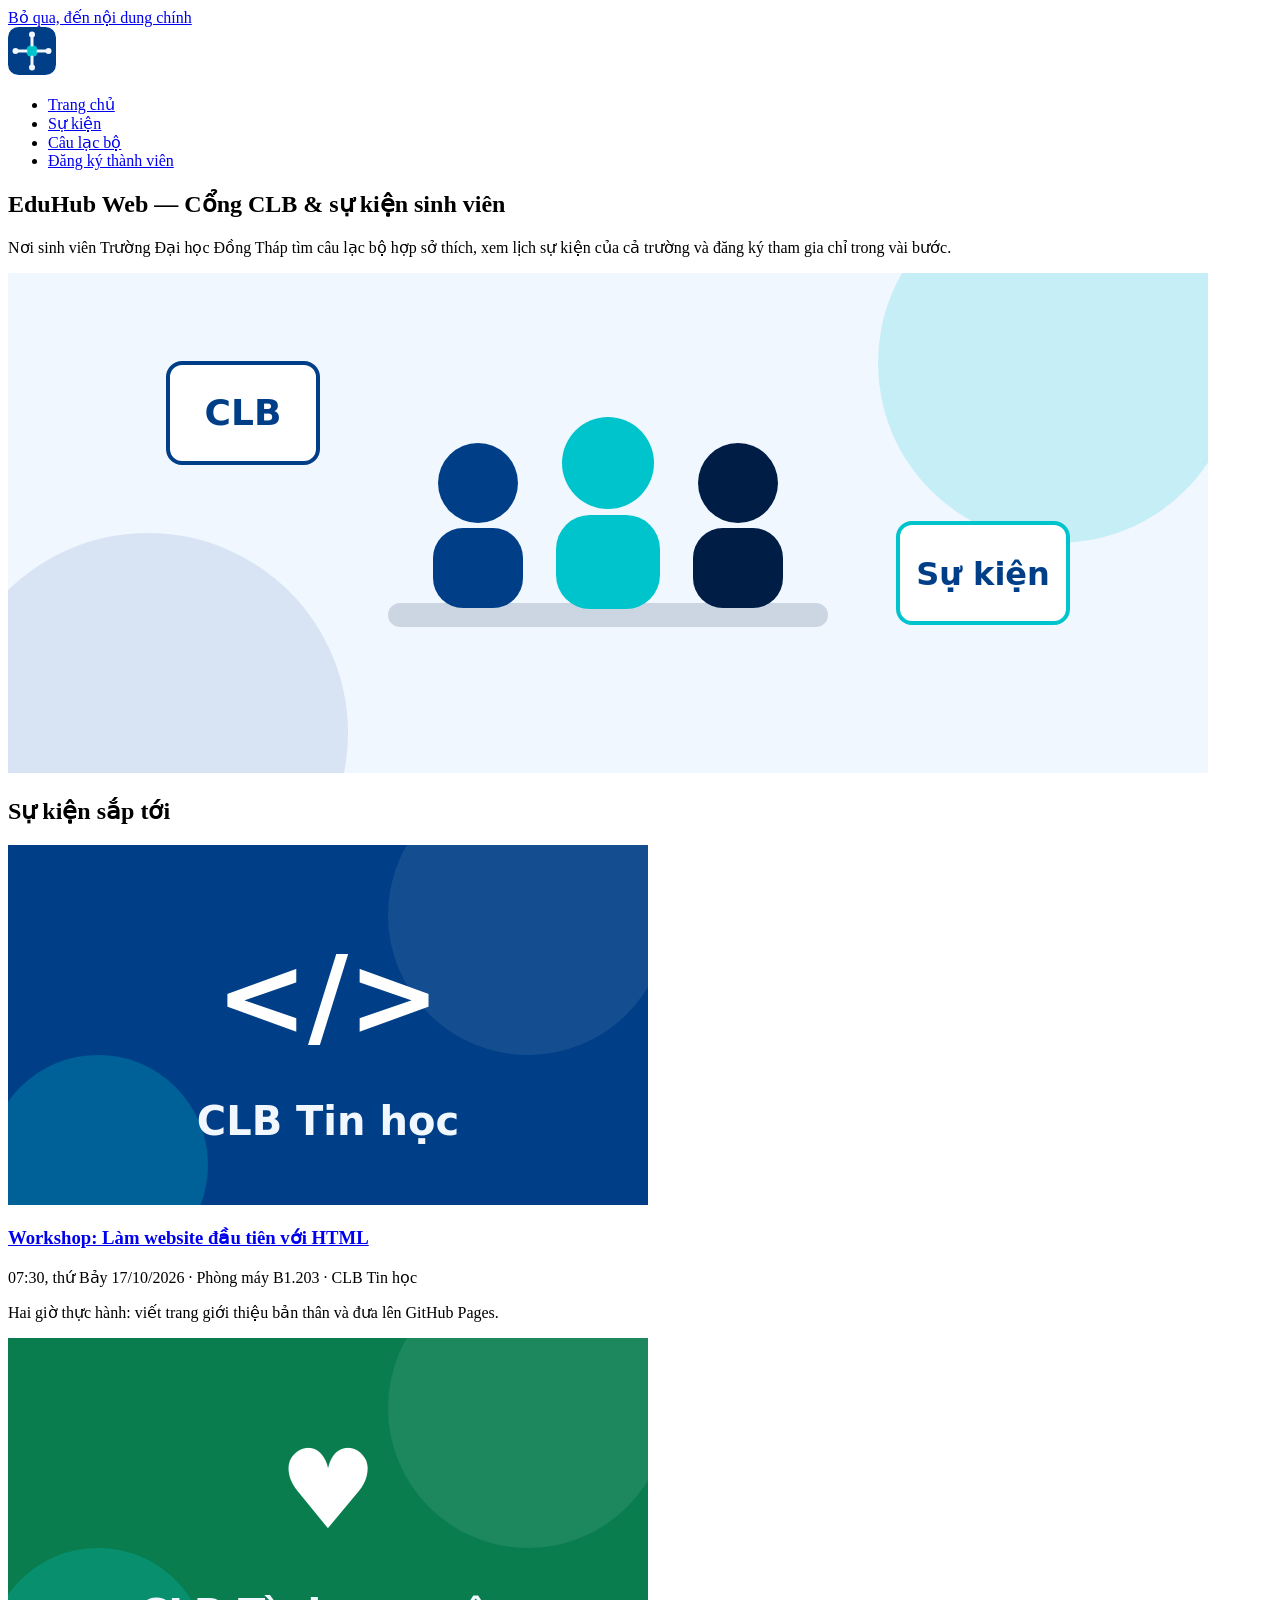
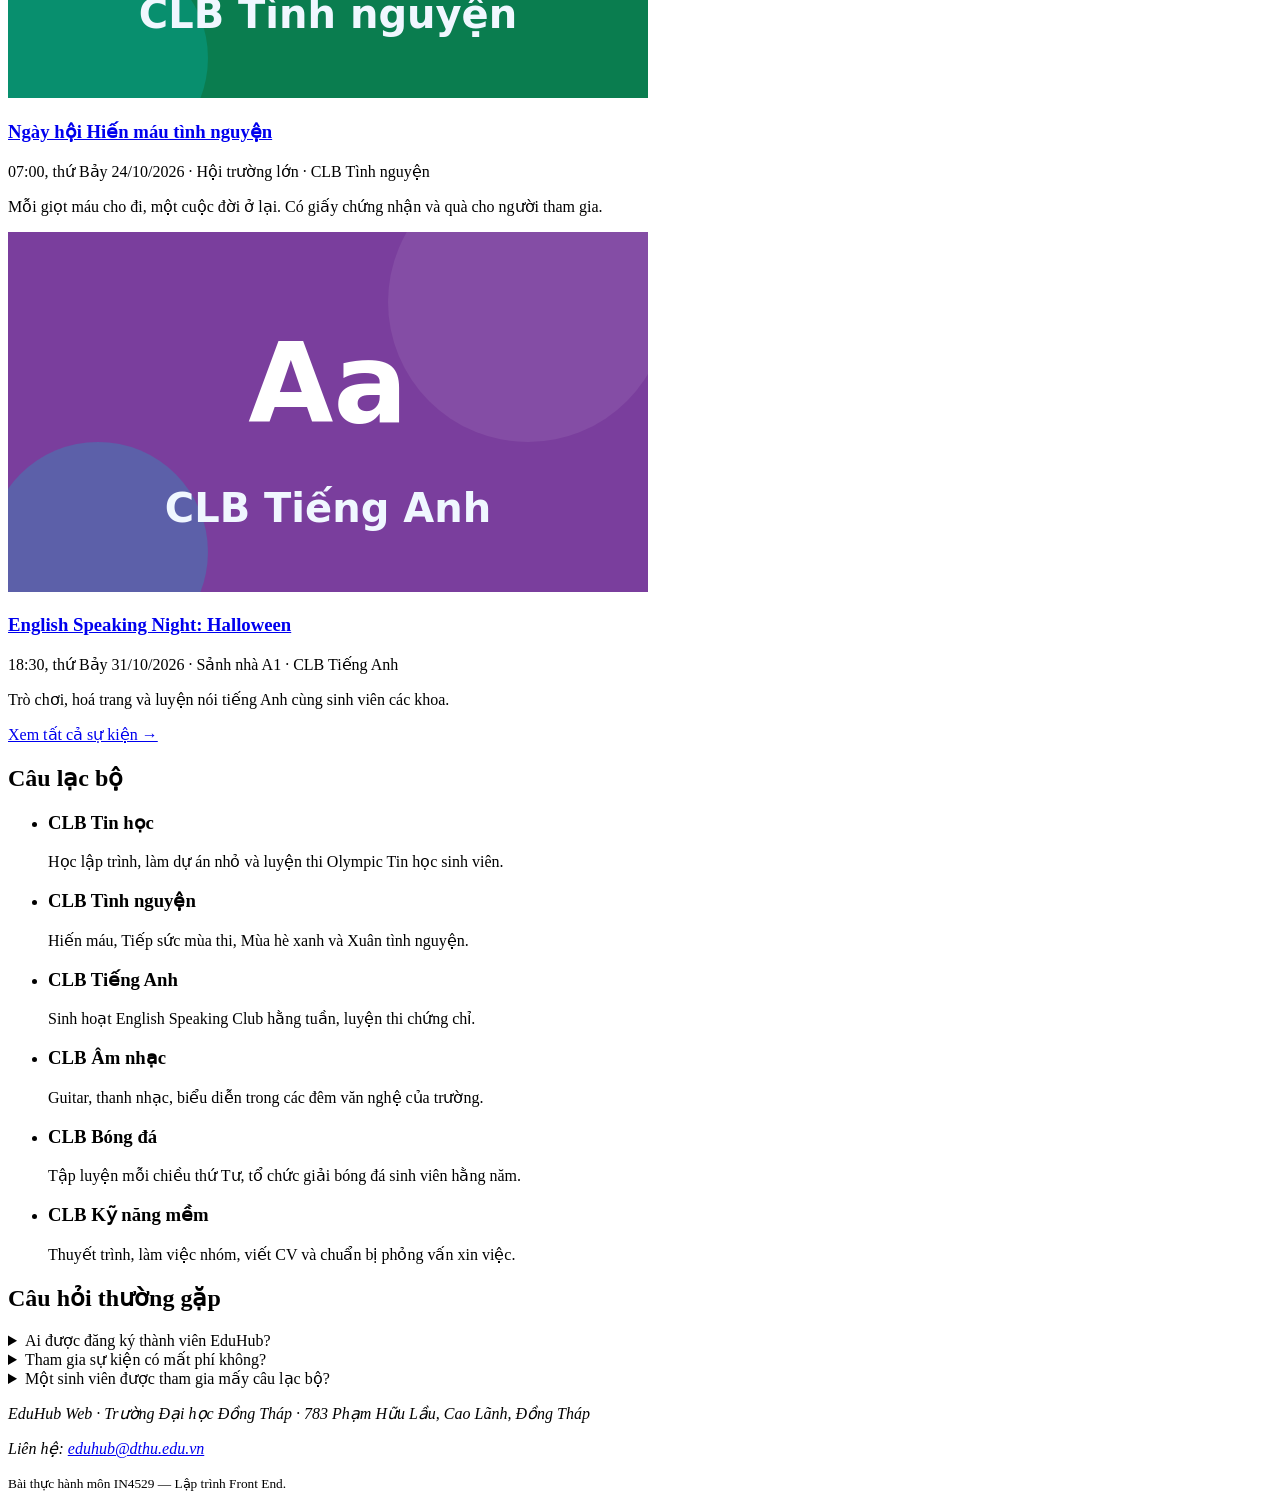
<file: Chuong-01-HTML/index.html>
<!DOCTYPE html>
<html lang="vi">
  <head>
    <meta charset="utf-8">
    <meta name="viewport" content="width=device-width, initial-scale=1">
    <title>EduHub Web — CLB &amp; sự kiện sinh viên ĐH Đồng Tháp</title>
    <meta name="description" content="Cổng thông tin câu lạc bộ và sự kiện dành cho sinh viên Trường Đại học Đồng Tháp: xem lịch sự kiện, tìm CLB phù hợp và đăng ký thành viên.">
    <meta property="og:type" content="website">
    <meta property="og:site_name" content="EduHub Web">
    <meta property="og:title" content="EduHub Web — CLB &amp; sự kiện sinh viên ĐH Đồng Tháp">
    <meta property="og:description" content="Cổng thông tin câu lạc bộ và sự kiện dành cho sinh viên Trường Đại học Đồng Tháp: xem lịch sự kiện, tìm CLB phù hợp và đăng ký thành viên.">
    <meta property="og:url" content="https://0024417463-dotcom.github.io/EduHubWeb-Ch01-0024417463/">
    <meta property="og:image" content="https://0024417463-dotcom.github.io/EduHubWeb-Ch01-0024417463/assets/og-image.png">
    <meta property="og:image:width" content="1200">
    <meta property="og:image:height" content="630">
    <meta property="og:locale" content="vi_VN">
    <link rel="icon" href="assets/logo.svg" type="image/svg+xml">
  </head>
  <body>
    <a href="#noi-dung">Bỏ qua, đến nội dung chính</a>

    <header>
      <a href="index.html"><img src="assets/logo.svg" alt="EduHub — về trang chủ" width="48" height="48"></a>
      <nav aria-label="Điều hướng chính">
        <ul>
          <li><a href="index.html" aria-current="page">Trang chủ</a></li>
          <li><a href="events.html">Sự kiện</a></li>
          <li><a href="index.html#cau-lac-bo">Câu lạc bộ</a></li>
          <li><a href="register.html">Đăng ký thành viên</a></li>
        </ul>
      </nav>
    </header>

    <main id="noi-dung">
      <section aria-labelledby="tieu-de-chinh">
        <h1 id="tieu-de-chinh">EduHub Web — Cổng CLB &amp; sự kiện sinh viên</h1>
        <p>
          Nơi sinh viên Trường Đại học Đồng Tháp tìm câu lạc bộ hợp sở thích,
          xem lịch sự kiện của cả trường và đăng ký tham gia chỉ trong vài bước.
        </p>
        <img src="assets/hero.svg" alt="Minh hoạ ba sinh viên đứng cạnh bảng CLB và bảng Sự kiện" width="1200" height="500">
      </section>

      <section aria-labelledby="su-kien-sap-toi">
        <h2 id="su-kien-sap-toi">Sự kiện sắp tới</h2>
        <article>
          <img src="assets/club-tin-hoc.svg" alt="Biểu tượng CLB Tin học" width="640" height="360" loading="lazy">
          <h3><a href="event-detail.html">Workshop: Làm website đầu tiên với HTML</a></h3>
          <p><time datetime="2026-10-17T07:30+07:00">07:30, thứ Bảy 17/10/2026</time> · Phòng máy B1.203 · CLB Tin học</p>
          <p>Hai giờ thực hành: viết trang giới thiệu bản thân và đưa lên GitHub Pages.</p>
        </article>

        <article>
          <img src="assets/club-tinh-nguyen.svg" alt="Biểu tượng CLB Tình nguyện" width="640" height="360" loading="lazy">
          <h3><a href="events.html">Ngày hội Hiến máu tình nguyện</a></h3>
          <p><time datetime="2026-10-24T07:00+07:00">07:00, thứ Bảy 24/10/2026</time> · Hội trường lớn · CLB Tình nguyện</p>
          <p>Mỗi giọt máu cho đi, một cuộc đời ở lại. Có giấy chứng nhận và quà cho người tham gia.</p>
        </article>

        <article>
          <img src="assets/club-tieng-anh.svg" alt="Biểu tượng CLB Tiếng Anh" width="640" height="360" loading="lazy">
          <h3><a href="events.html">English Speaking Night: Halloween</a></h3>
          <p><time datetime="2026-10-31T18:30+07:00">18:30, thứ Bảy 31/10/2026</time> · Sảnh nhà A1 · CLB Tiếng Anh</p>
          <p>Trò chơi, hoá trang và luyện nói tiếng Anh cùng sinh viên các khoa.</p>
        </article>
        <p><a href="events.html">Xem tất cả sự kiện →</a></p>
      </section>

      <section id="cau-lac-bo" aria-labelledby="tieu-de-clb">
        <h2 id="tieu-de-clb">Câu lạc bộ</h2>
        <ul>
          <li>
            <h3>CLB Tin học</h3>
            <p>Học lập trình, làm dự án nhỏ và luyện thi Olympic Tin học sinh viên.</p>
          </li>
          <li>
            <h3>CLB Tình nguyện</h3>
            <p>Hiến máu, Tiếp sức mùa thi, Mùa hè xanh và Xuân tình nguyện.</p>
          </li>
          <li>
            <h3>CLB Tiếng Anh</h3>
            <p>Sinh hoạt English Speaking Club hằng tuần, luyện thi chứng chỉ.</p>
          </li>
          <li>
            <h3>CLB Âm nhạc</h3>
            <p>Guitar, thanh nhạc, biểu diễn trong các đêm văn nghệ của trường.</p>
          </li>
          <li>
            <h3>CLB Bóng đá</h3>
            <p>Tập luyện mỗi chiều thứ Tư, tổ chức giải bóng đá sinh viên hằng năm.</p>
          </li>
          <li>
            <h3>CLB Kỹ năng mềm</h3>
            <p>Thuyết trình, làm việc nhóm, viết CV và chuẩn bị phỏng vấn xin việc.</p>
          </li>
        </ul>
      </section>

      <section aria-labelledby="hoi-dap">
        <h2 id="hoi-dap">Câu hỏi thường gặp</h2>
        <details>
          <summary>Ai được đăng ký thành viên EduHub?</summary>
          <p>Tất cả sinh viên đang học tại Trường Đại học Đồng Tháp, chỉ cần mã số sinh viên và email.</p>
        </details>
        <details>
          <summary>Tham gia sự kiện có mất phí không?</summary>
          <p>Phần lớn sự kiện miễn phí. Sự kiện có phí sẽ ghi rõ ở trang chi tiết.</p>
        </details>
        <details>
          <summary>Một sinh viên được tham gia mấy câu lạc bộ?</summary>
          <p>Không giới hạn, nhưng nên chọn tối đa hai CLB để có thời gian sinh hoạt đều đặn.</p>
        </details>
      </section>
    </main>

    <footer>
      <address>
        <p>EduHub Web · Trường Đại học Đồng Tháp · 783 Phạm Hữu Lầu, Cao Lãnh, Đồng Tháp</p>
        <p>Liên hệ: <a href="mailto:eduhub@dthu.edu.vn">eduhub@dthu.edu.vn</a></p>
      </address>
      <p><small>Bài thực hành môn IN4529 — Lập trình Front End.</small></p>
    </footer>
  </body>
</html>
</file>
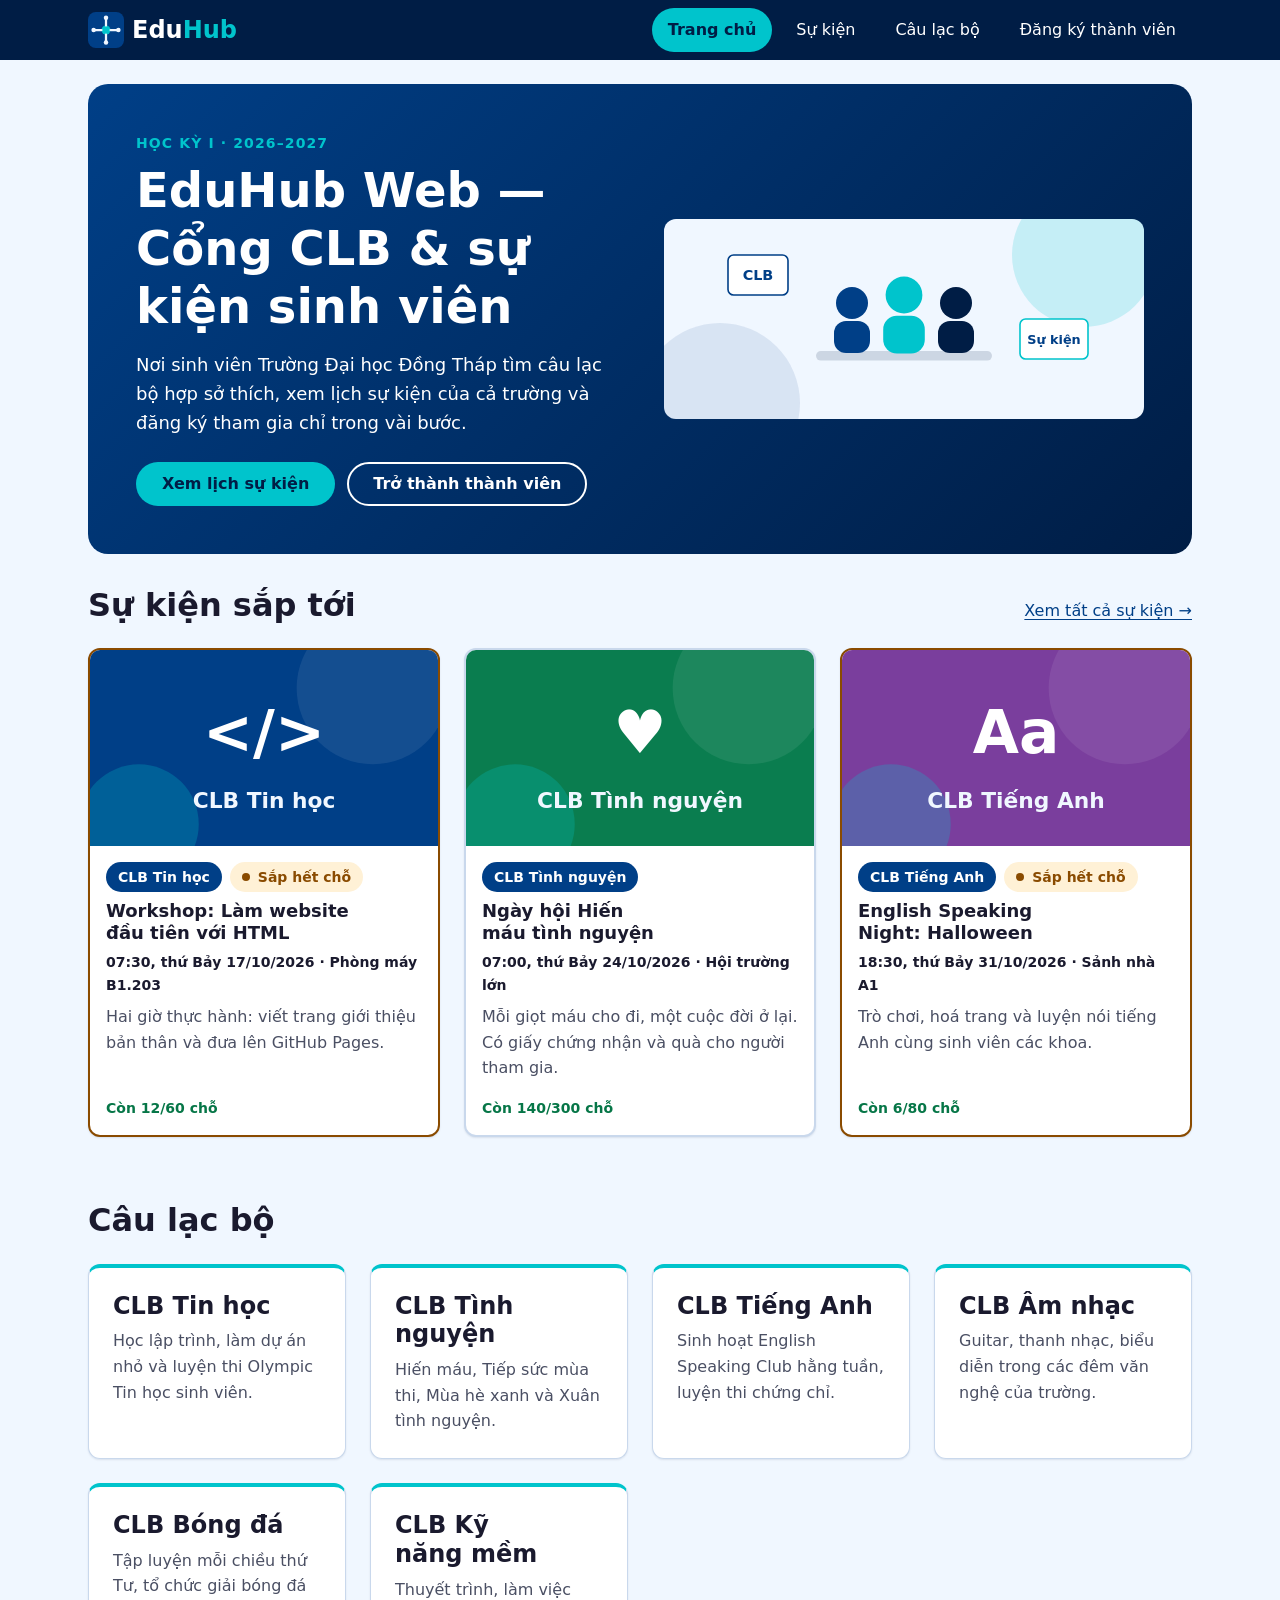
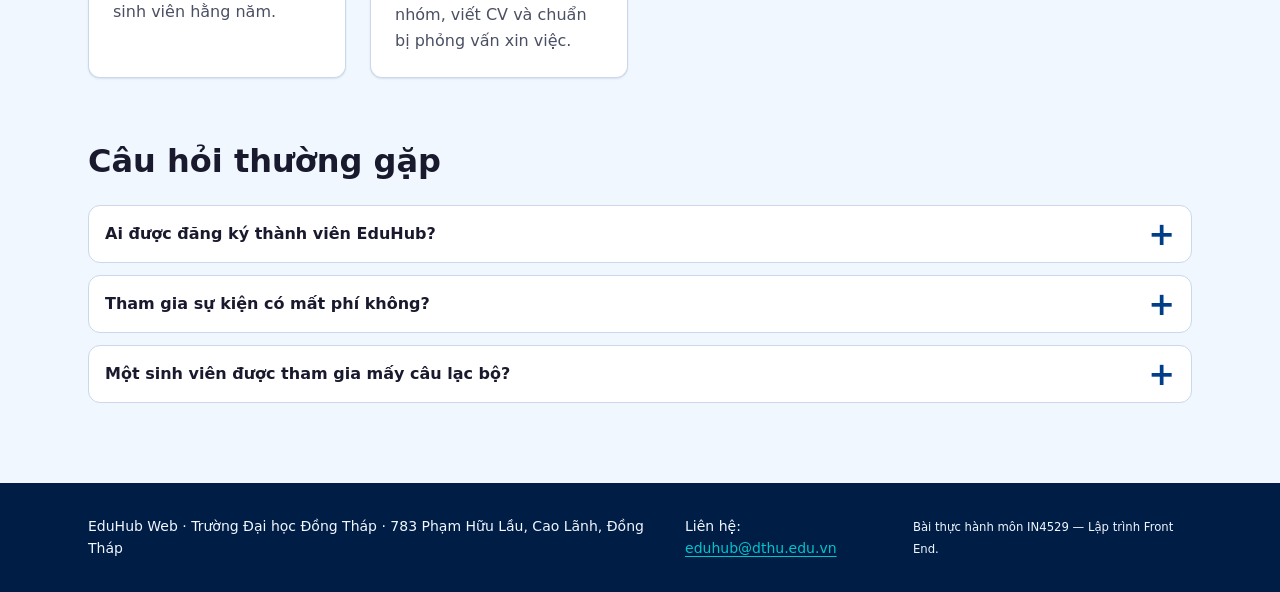
<file: Chuong-02-CSS/index.html>
<!DOCTYPE html>
<html lang="vi">
  <head>
    <meta charset="utf-8">
    <meta name="viewport" content="width=device-width, initial-scale=1">
    <title>EduHub Web — CLB &amp; sự kiện sinh viên ĐH Đồng Tháp</title>
    <meta name="description" content="Cổng thông tin câu lạc bộ và sự kiện dành cho sinh viên Trường Đại học Đồng Tháp: xem lịch sự kiện, tìm CLB phù hợp và đăng ký thành viên.">
    <!-- Open Graph: thay "ten-tai-khoan" bằng tên tài khoản GitHub sau khi bật GitHub Pages -->
    <meta property="og:type" content="website">
    <meta property="og:site_name" content="EduHub Web">
    <meta property="og:title" content="EduHub Web — CLB &amp; sự kiện sinh viên ĐH Đồng Tháp">
    <meta property="og:description" content="Xem lịch sự kiện, tìm câu lạc bộ phù hợp và đăng ký thành viên.">
    <meta property="og:url" content="https://ten-tai-khoan.github.io/eduhub-web/">
    <meta property="og:image" content="https://ten-tai-khoan.github.io/eduhub-web/assets/og-image.png">
    <meta property="og:locale" content="vi_VN">
    <meta name="theme-color" content="#001D45">
    <link rel="icon" href="assets/logo.svg" type="image/svg+xml">
    <!-- Ch02: một tệp CSS duy nhất, main.css tự @import các lớp còn lại -->
    <link rel="stylesheet" href="css/main.css">
  </head>
  <body>
    <a class="skip-link" href="#noi-dung">Bỏ qua, đến nội dung chính</a>

    <header class="site-header">
      <div class="container site-header__inner">
        <a class="brand" href="index.html">
          <img class="brand__logo" src="assets/logo.svg" alt="" width="48" height="48">
          <span class="brand__name">Edu<span>Hub</span></span>
        </a>
        <nav class="site-nav" aria-label="Điều hướng chính">
          <ul class="site-nav__list">
          <li><a class="site-nav__link" href="index.html" aria-current="page">Trang chủ</a></li>
          <li><a class="site-nav__link" href="events.html">Sự kiện</a></li>
          <li><a class="site-nav__link" href="index.html#cau-lac-bo">Câu lạc bộ</a></li>
          <li><a class="site-nav__link" href="register.html">Đăng ký thành viên</a></li>
          </ul>
        </nav>
      </div>
    </header>

    <main id="noi-dung">
      <section class="container hero" aria-labelledby="tieu-de-chinh">
        <div>
          <p class="hero__eyebrow">Học kỳ I · 2026–2027</p>
          <h1 id="tieu-de-chinh">EduHub Web — Cổng CLB &amp; sự kiện sinh viên</h1>
          <p class="hero__lead">
            Nơi sinh viên Trường Đại học Đồng Tháp tìm câu lạc bộ hợp sở thích,
            xem lịch sự kiện của cả trường và đăng ký tham gia chỉ trong vài bước.
          </p>
          <p class="btn-row">
            <a class="btn btn--accent" href="events.html">Xem lịch sự kiện</a>
            <a class="btn btn--ghost" href="register.html">Trở thành thành viên</a>
          </p>
        </div>
        <img class="hero__media" src="assets/hero.svg" alt="Minh hoạ ba sinh viên đứng cạnh bảng CLB và bảng Sự kiện" width="1200" height="500">
      </section>

      <section class="container section" aria-labelledby="su-kien-sap-toi">
        <div class="section__head">
          <h2 id="su-kien-sap-toi">Sự kiện sắp tới</h2>
          <a href="events.html">Xem tất cả sự kiện →</a>
        </div>
        <div class="card-grid">
        <article class="card event-card">
          <img class="card__media" src="assets/club-tin-hoc.svg" alt="Biểu tượng CLB Tin học" width="640" height="360" loading="lazy">
          <div class="card__body">
            <p class="card__meta"><span class="tag">CLB Tin học</span> <span class="badge badge--hot">Sắp hết chỗ</span></p>
            <h3 class="card__title"><a href="event-detail.html">Workshop: Làm website đầu tiên với HTML</a></h3>
            <p class="event-card__info"><time datetime="2026-10-17T07:30+07:00">07:30, thứ Bảy 17/10/2026</time> · Phòng máy B1.203</p>
            <p class="card__text">Hai giờ thực hành: viết trang giới thiệu bản thân và đưa lên GitHub Pages.</p>
            <p class="event-card__seats">Còn 12/60 chỗ</p>
          </div>
        </article>

        <article class="card event-card">
          <img class="card__media" src="assets/club-tinh-nguyen.svg" alt="Biểu tượng CLB Tình nguyện" width="640" height="360" loading="lazy">
          <div class="card__body">
            <p class="card__meta"><span class="tag">CLB Tình nguyện</span></p>
            <h3 class="card__title"><a href="events.html">Ngày hội Hiến máu tình nguyện</a></h3>
            <p class="event-card__info"><time datetime="2026-10-24T07:00+07:00">07:00, thứ Bảy 24/10/2026</time> · Hội trường lớn</p>
            <p class="card__text">Mỗi giọt máu cho đi, một cuộc đời ở lại. Có giấy chứng nhận và quà cho người tham gia.</p>
            <p class="event-card__seats">Còn 140/300 chỗ</p>
          </div>
        </article>

        <article class="card event-card">
          <img class="card__media" src="assets/club-tieng-anh.svg" alt="Biểu tượng CLB Tiếng Anh" width="640" height="360" loading="lazy">
          <div class="card__body">
            <p class="card__meta"><span class="tag">CLB Tiếng Anh</span> <span class="badge badge--hot">Sắp hết chỗ</span></p>
            <h3 class="card__title"><a href="events.html">English Speaking Night: Halloween</a></h3>
            <p class="event-card__info"><time datetime="2026-10-31T18:30+07:00">18:30, thứ Bảy 31/10/2026</time> · Sảnh nhà A1</p>
            <p class="card__text">Trò chơi, hoá trang và luyện nói tiếng Anh cùng sinh viên các khoa.</p>
            <p class="event-card__seats">Còn 6/80 chỗ</p>
          </div>
        </article>
        </div>
      </section>

      <section id="cau-lac-bo" class="container section" aria-labelledby="tieu-de-clb">
        <div class="section__head">
          <h2 id="tieu-de-clb">Câu lạc bộ</h2>
        </div>
        <ul class="card-grid">
          <li class="club-card">
            <h3>CLB Tin học</h3>
            <p>Học lập trình, làm dự án nhỏ và luyện thi Olympic Tin học sinh viên.</p>
          </li>
          <li class="club-card">
            <h3>CLB Tình nguyện</h3>
            <p>Hiến máu, Tiếp sức mùa thi, Mùa hè xanh và Xuân tình nguyện.</p>
          </li>
          <li class="club-card">
            <h3>CLB Tiếng Anh</h3>
            <p>Sinh hoạt English Speaking Club hằng tuần, luyện thi chứng chỉ.</p>
          </li>
          <li class="club-card">
            <h3>CLB Âm nhạc</h3>
            <p>Guitar, thanh nhạc, biểu diễn trong các đêm văn nghệ của trường.</p>
          </li>
          <li class="club-card">
            <h3>CLB Bóng đá</h3>
            <p>Tập luyện mỗi chiều thứ Tư, tổ chức giải bóng đá sinh viên hằng năm.</p>
          </li>
          <li class="club-card">
            <h3>CLB Kỹ năng mềm</h3>
            <p>Thuyết trình, làm việc nhóm, viết CV và chuẩn bị phỏng vấn xin việc.</p>
          </li>
        </ul>
      </section>

      <section class="container section" aria-labelledby="hoi-dap">
        <div class="section__head">
          <h2 id="hoi-dap">Câu hỏi thường gặp</h2>
        </div>
        <div class="faq">
          <details class="faq__item">
            <summary>Ai được đăng ký thành viên EduHub?</summary>
            <p>Tất cả sinh viên đang học tại Trường Đại học Đồng Tháp, chỉ cần mã số sinh viên và email.</p>
          </details>
          <details class="faq__item">
            <summary>Tham gia sự kiện có mất phí không?</summary>
            <p>Phần lớn sự kiện miễn phí. Sự kiện có phí sẽ ghi rõ ở trang chi tiết.</p>
          </details>
          <details class="faq__item">
            <summary>Một sinh viên được tham gia mấy câu lạc bộ?</summary>
            <p>Không giới hạn, nhưng nên chọn tối đa hai CLB để có thời gian sinh hoạt đều đặn.</p>
          </details>
        </div>
      </section>
    </main>

    <footer class="site-footer">
      <div class="container site-footer__inner">
        <p>EduHub Web · Trường Đại học Đồng Tháp · 783 Phạm Hữu Lầu, Cao Lãnh, Đồng Tháp</p>
        <p>Liên hệ: <a href="mailto:eduhub@dthu.edu.vn">eduhub@dthu.edu.vn</a></p>
        <p><small>Bài thực hành môn IN4529 — Lập trình Front End.</small></p>
      </div>
    </footer>
  </body>
</html>
</file>
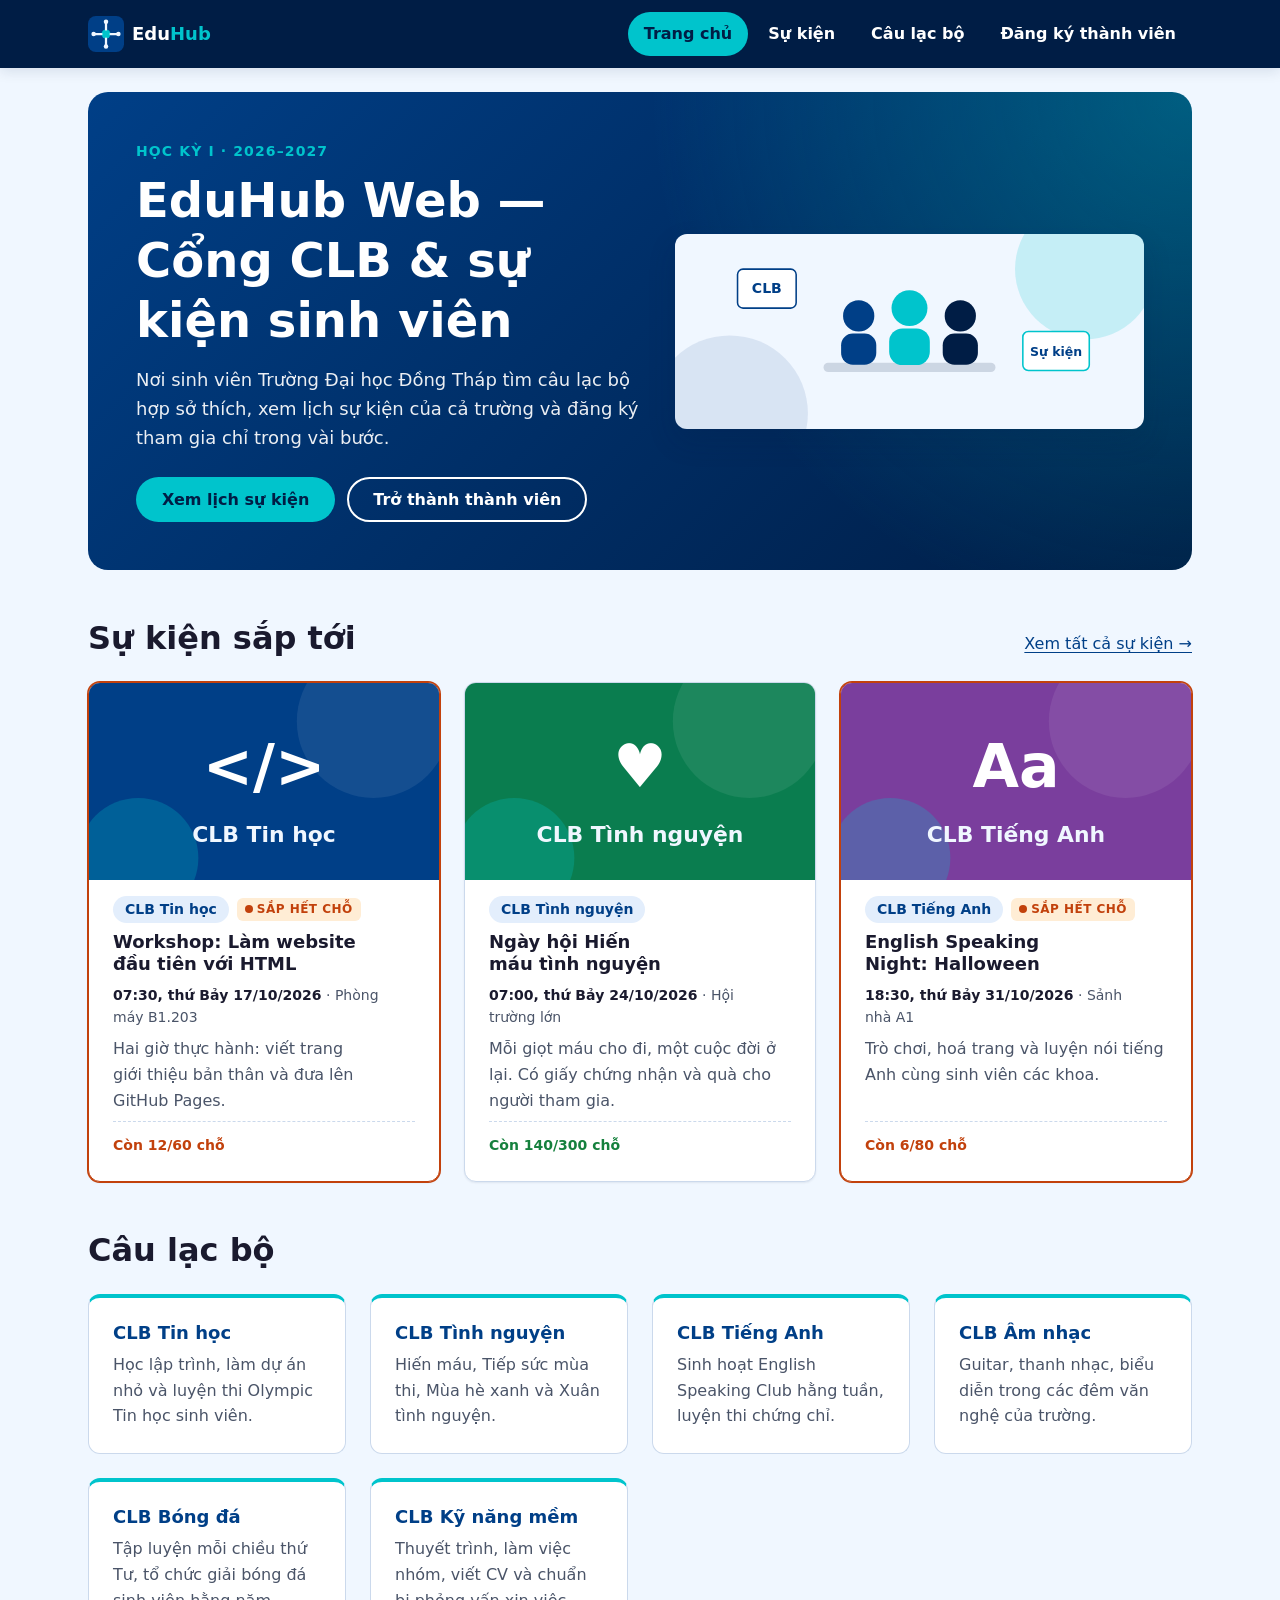
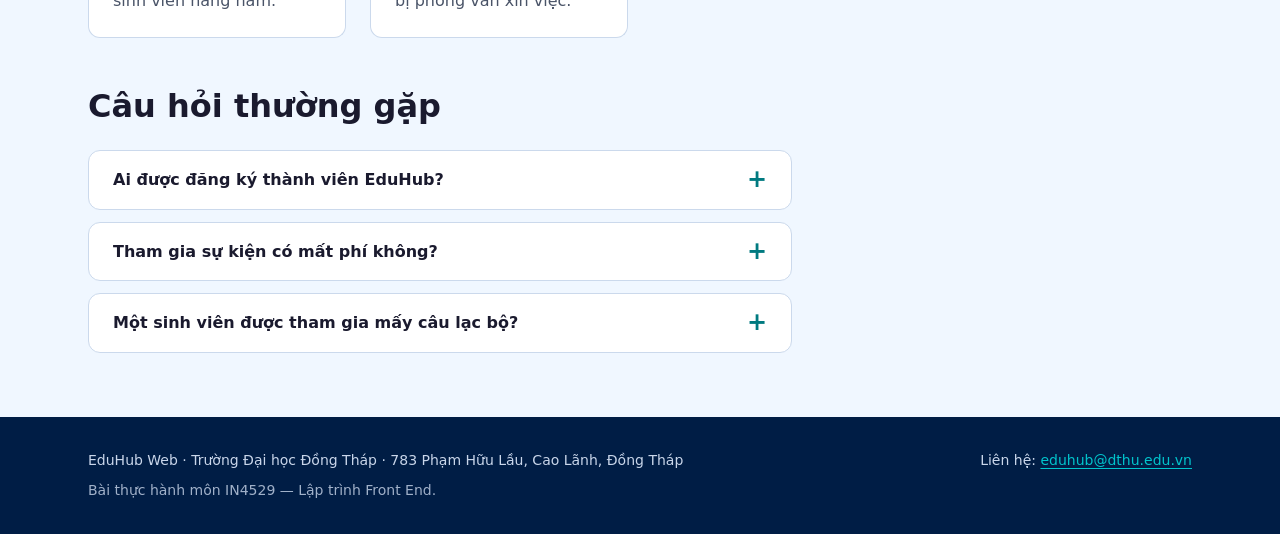
<file: Chuong-03-JS-DOM/index.html>
<!DOCTYPE html>
<html lang="vi">
  <head>
    <meta charset="utf-8">
    <meta name="viewport" content="width=device-width, initial-scale=1">
    <title>EduHub Web — CLB &amp; sự kiện sinh viên ĐH Đồng Tháp</title>
    <meta name="description" content="Cổng thông tin câu lạc bộ và sự kiện dành cho sinh viên Trường Đại học Đồng Tháp: xem lịch sự kiện, tìm CLB phù hợp và đăng ký thành viên.">
    <!-- Open Graph: thay "ten-tai-khoan" bằng tên tài khoản GitHub sau khi bật GitHub Pages -->
    <meta property="og:type" content="website">
    <meta property="og:site_name" content="EduHub Web">
    <meta property="og:title" content="EduHub Web — CLB &amp; sự kiện sinh viên ĐH Đồng Tháp">
    <meta property="og:description" content="Xem lịch sự kiện, tìm câu lạc bộ phù hợp và đăng ký thành viên.">
    <meta property="og:url" content="https://ten-tai-khoan.github.io/eduhub-web/">
    <meta property="og:image" content="https://ten-tai-khoan.github.io/eduhub-web/assets/og-image.png">
    <meta property="og:locale" content="vi_VN">
    <meta name="theme-color" content="#001D45">
    <link rel="icon" href="assets/logo.svg" type="image/svg+xml">
    <!-- Ch02: một tệp CSS duy nhất, main.css tự @import các lớp còn lại -->
    <link rel="stylesheet" href="css/main.css">
  </head>
  <body>
    <a class="skip-link" href="#noi-dung">Bỏ qua, đến nội dung chính</a>

    <header class="site-header">
      <div class="container site-header__inner">
        <a class="brand" href="index.html">
          <img class="brand__logo" src="assets/logo.svg" alt="" width="48" height="48">
          <span class="brand__name">Edu<span>Hub</span></span>
        </a>
        <nav class="site-nav" aria-label="Điều hướng chính">
          <ul class="site-nav__list">
          <li><a class="site-nav__link" href="index.html" aria-current="page">Trang chủ</a></li>
          <li><a class="site-nav__link" href="events.html">Sự kiện</a></li>
          <li><a class="site-nav__link" href="index.html#cau-lac-bo">Câu lạc bộ</a></li>
          <li><a class="site-nav__link" href="register.html">Đăng ký thành viên</a></li>
          </ul>
        </nav>
      </div>
    </header>

    <main id="noi-dung">
      <section class="container hero" aria-labelledby="tieu-de-chinh">
        <div>
          <p class="hero__eyebrow">Học kỳ I · 2026–2027</p>
          <h1 id="tieu-de-chinh">EduHub Web — Cổng CLB &amp; sự kiện sinh viên</h1>
          <p class="hero__lead">
            Nơi sinh viên Trường Đại học Đồng Tháp tìm câu lạc bộ hợp sở thích,
            xem lịch sự kiện của cả trường và đăng ký tham gia chỉ trong vài bước.
          </p>
          <p class="btn-row">
            <a class="btn btn--accent" href="events.html">Xem lịch sự kiện</a>
            <a class="btn btn--ghost" href="register.html">Trở thành thành viên</a>
          </p>
        </div>
        <img class="hero__media" src="assets/hero.svg" alt="Minh hoạ ba sinh viên đứng cạnh bảng CLB và bảng Sự kiện" width="1200" height="500">
      </section>

      <section class="container section" aria-labelledby="su-kien-sap-toi">
        <div class="section__head">
          <h2 id="su-kien-sap-toi">Sự kiện sắp tới</h2>
          <a href="events.html">Xem tất cả sự kiện →</a>
        </div>
        <div class="card-grid">
        <article class="card event-card">
          <img class="card__media" src="assets/club-tin-hoc.svg" alt="Biểu tượng CLB Tin học" width="640" height="360" loading="lazy">
          <div class="card__body">
            <p class="card__meta"><span class="tag">CLB Tin học</span> <span class="badge badge--hot">Sắp hết chỗ</span></p>
            <h3 class="card__title"><a href="events.html">Workshop: Làm website đầu tiên với HTML</a></h3>
            <p class="event-card__info"><time datetime="2026-10-17T07:30+07:00">07:30, thứ Bảy 17/10/2026</time> · Phòng máy B1.203</p>
            <p class="card__text">Hai giờ thực hành: viết trang giới thiệu bản thân và đưa lên GitHub Pages.</p>
            <p class="event-card__seats">Còn 12/60 chỗ</p>
          </div>
        </article>

        <article class="card event-card">
          <img class="card__media" src="assets/club-tinh-nguyen.svg" alt="Biểu tượng CLB Tình nguyện" width="640" height="360" loading="lazy">
          <div class="card__body">
            <p class="card__meta"><span class="tag">CLB Tình nguyện</span></p>
            <h3 class="card__title"><a href="events.html">Ngày hội Hiến máu tình nguyện</a></h3>
            <p class="event-card__info"><time datetime="2026-10-24T07:00+07:00">07:00, thứ Bảy 24/10/2026</time> · Hội trường lớn</p>
            <p class="card__text">Mỗi giọt máu cho đi, một cuộc đời ở lại. Có giấy chứng nhận và quà cho người tham gia.</p>
            <p class="event-card__seats">Còn 140/300 chỗ</p>
          </div>
        </article>

        <article class="card event-card">
          <img class="card__media" src="assets/club-tieng-anh.svg" alt="Biểu tượng CLB Tiếng Anh" width="640" height="360" loading="lazy">
          <div class="card__body">
            <p class="card__meta"><span class="tag">CLB Tiếng Anh</span> <span class="badge badge--hot">Sắp hết chỗ</span></p>
            <h3 class="card__title"><a href="events.html">English Speaking Night: Halloween</a></h3>
            <p class="event-card__info"><time datetime="2026-10-31T18:30+07:00">18:30, thứ Bảy 31/10/2026</time> · Sảnh nhà A1</p>
            <p class="card__text">Trò chơi, hoá trang và luyện nói tiếng Anh cùng sinh viên các khoa.</p>
            <p class="event-card__seats">Còn 6/80 chỗ</p>
          </div>
        </article>
        </div>
      </section>

      <section id="cau-lac-bo" class="container section" aria-labelledby="tieu-de-clb">
        <div class="section__head">
          <h2 id="tieu-de-clb">Câu lạc bộ</h2>
        </div>
        <ul class="card-grid">
          <li class="club-card">
            <h3>CLB Tin học</h3>
            <p>Học lập trình, làm dự án nhỏ và luyện thi Olympic Tin học sinh viên.</p>
          </li>
          <li class="club-card">
            <h3>CLB Tình nguyện</h3>
            <p>Hiến máu, Tiếp sức mùa thi, Mùa hè xanh và Xuân tình nguyện.</p>
          </li>
          <li class="club-card">
            <h3>CLB Tiếng Anh</h3>
            <p>Sinh hoạt English Speaking Club hằng tuần, luyện thi chứng chỉ.</p>
          </li>
          <li class="club-card">
            <h3>CLB Âm nhạc</h3>
            <p>Guitar, thanh nhạc, biểu diễn trong các đêm văn nghệ của trường.</p>
          </li>
          <li class="club-card">
            <h3>CLB Bóng đá</h3>
            <p>Tập luyện mỗi chiều thứ Tư, tổ chức giải bóng đá sinh viên hằng năm.</p>
          </li>
          <li class="club-card">
            <h3>CLB Kỹ năng mềm</h3>
            <p>Thuyết trình, làm việc nhóm, viết CV và chuẩn bị phỏng vấn xin việc.</p>
          </li>
        </ul>
      </section>

      <section class="container section" aria-labelledby="hoi-dap">
        <div class="section__head">
          <h2 id="hoi-dap">Câu hỏi thường gặp</h2>
        </div>
        <div class="faq">
          <details class="faq__item">
            <summary>Ai được đăng ký thành viên EduHub?</summary>
            <p>Tất cả sinh viên đang học tại Trường Đại học Đồng Tháp, chỉ cần mã số sinh viên và email.</p>
          </details>
          <details class="faq__item">
            <summary>Tham gia sự kiện có mất phí không?</summary>
            <p>Phần lớn sự kiện miễn phí. Sự kiện có phí sẽ ghi rõ ở trang chi tiết.</p>
          </details>
          <details class="faq__item">
            <summary>Một sinh viên được tham gia mấy câu lạc bộ?</summary>
            <p>Không giới hạn, nhưng nên chọn tối đa hai CLB để có thời gian sinh hoạt đều đặn.</p>
          </details>
        </div>
      </section>
    </main>

    <footer class="site-footer">
      <div class="container site-footer__inner">
        <p>EduHub Web · Trường Đại học Đồng Tháp · 783 Phạm Hữu Lầu, Cao Lãnh, Đồng Tháp</p>
        <p>Liên hệ: <a href="mailto:eduhub@dthu.edu.vn">eduhub@dthu.edu.vn</a></p>
        <p><small>Bài thực hành môn IN4529 — Lập trình Front End.</small></p>
      </div>
    </footer>
  </body>
</html>
</file>
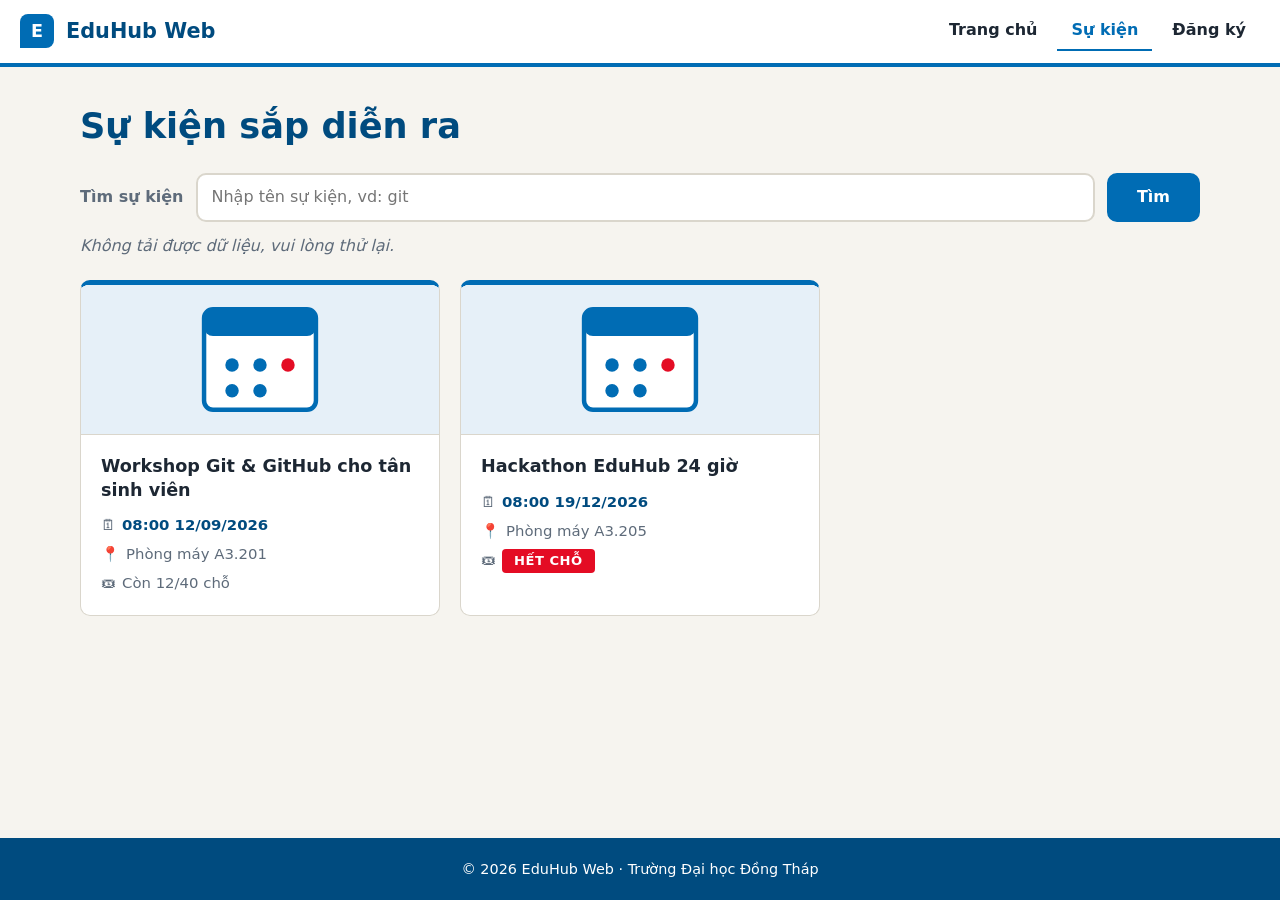
<file: practical-test-ch01-03-done/site/index.html>
<!DOCTYPE html>
<html lang="vi">
<head>
  <meta charset="UTF-8">
  <meta name="viewport" content="width=device-width, initial-scale=1.0">
  <title>Sự kiện sắp diễn ra | EduHub Web</title>
  <link rel="stylesheet" href="css/style.css">
</head>
<body>
  <header class="topbar">
    <a class="brand" href="index.html"><span class="brand-mark">E</span>EduHub Web</a>
    <nav aria-label="Điều hướng chính">
      <ul class="nav-links">
        <li><a href="index.html">Trang chủ</a></li>
        <li><a href="index.html" aria-current="page">Sự kiện</a></li>
        <li><a href="register.html">Đăng ký</a></li>
      </ul>
    </nav>
  </header>

  <main class="page">
    <h1 class="page-title">Sự kiện sắp diễn ra</h1>

    <form id="search-form" class="finder">
      <label for="keyword">Tìm sự kiện</label>
      <input type="search" id="keyword" name="keyword" placeholder="Nhập tên sự kiện, vd: git">
      <button type="submit">Tìm</button>
    </form>

    <p id="status" role="status" aria-live="polite"></p>

    <div id="event-list" class="cards">
      <article class="ev">
        <img class="ev-img" src="img/event.svg" alt="Minh hoạ sự kiện Workshop Git &amp; GitHub" width="320" height="180">
        <div class="ev-body">
          <h2 class="ev-name"><a href="event-detail.html?id=22222222-2222-4222-8222-000000000001">Workshop Git &amp; GitHub cho tân sinh viên</a></h2>
          <p class="ev-meta ev-when"><time datetime="2026-09-12T08:00:00+07:00">08:00 12/09/2026</time></p>
          <p class="ev-meta ev-where">Phòng máy A3.201</p>
          <p class="ev-meta ev-seats">Còn 12/40 chỗ</p>
        </div>
      </article>

      <article class="ev">
        <img class="ev-img" src="img/event.svg" alt="Minh hoạ sự kiện Hackathon EduHub 24 giờ" width="320" height="180">
        <div class="ev-body">
          <h2 class="ev-name"><a href="event-detail.html?id=22222222-2222-4222-8222-000000000004">Hackathon EduHub 24 giờ</a></h2>
          <p class="ev-meta ev-when"><time datetime="2026-12-19T08:00:00+07:00">08:00 19/12/2026</time></p>
          <p class="ev-meta ev-where">Phòng máy A3.205</p>
          <p class="ev-meta ev-seats"><span class="tag-full">Hết chỗ</span></p>
        </div>
      </article>
    </div>
  </main>

  <footer class="foot">
    <p>&copy; 2026 EduHub Web &middot; Trường Đại học Đồng Tháp</p>
  </footer>

  <script src="js/app.js"></script>
</body>
</html>
</file>
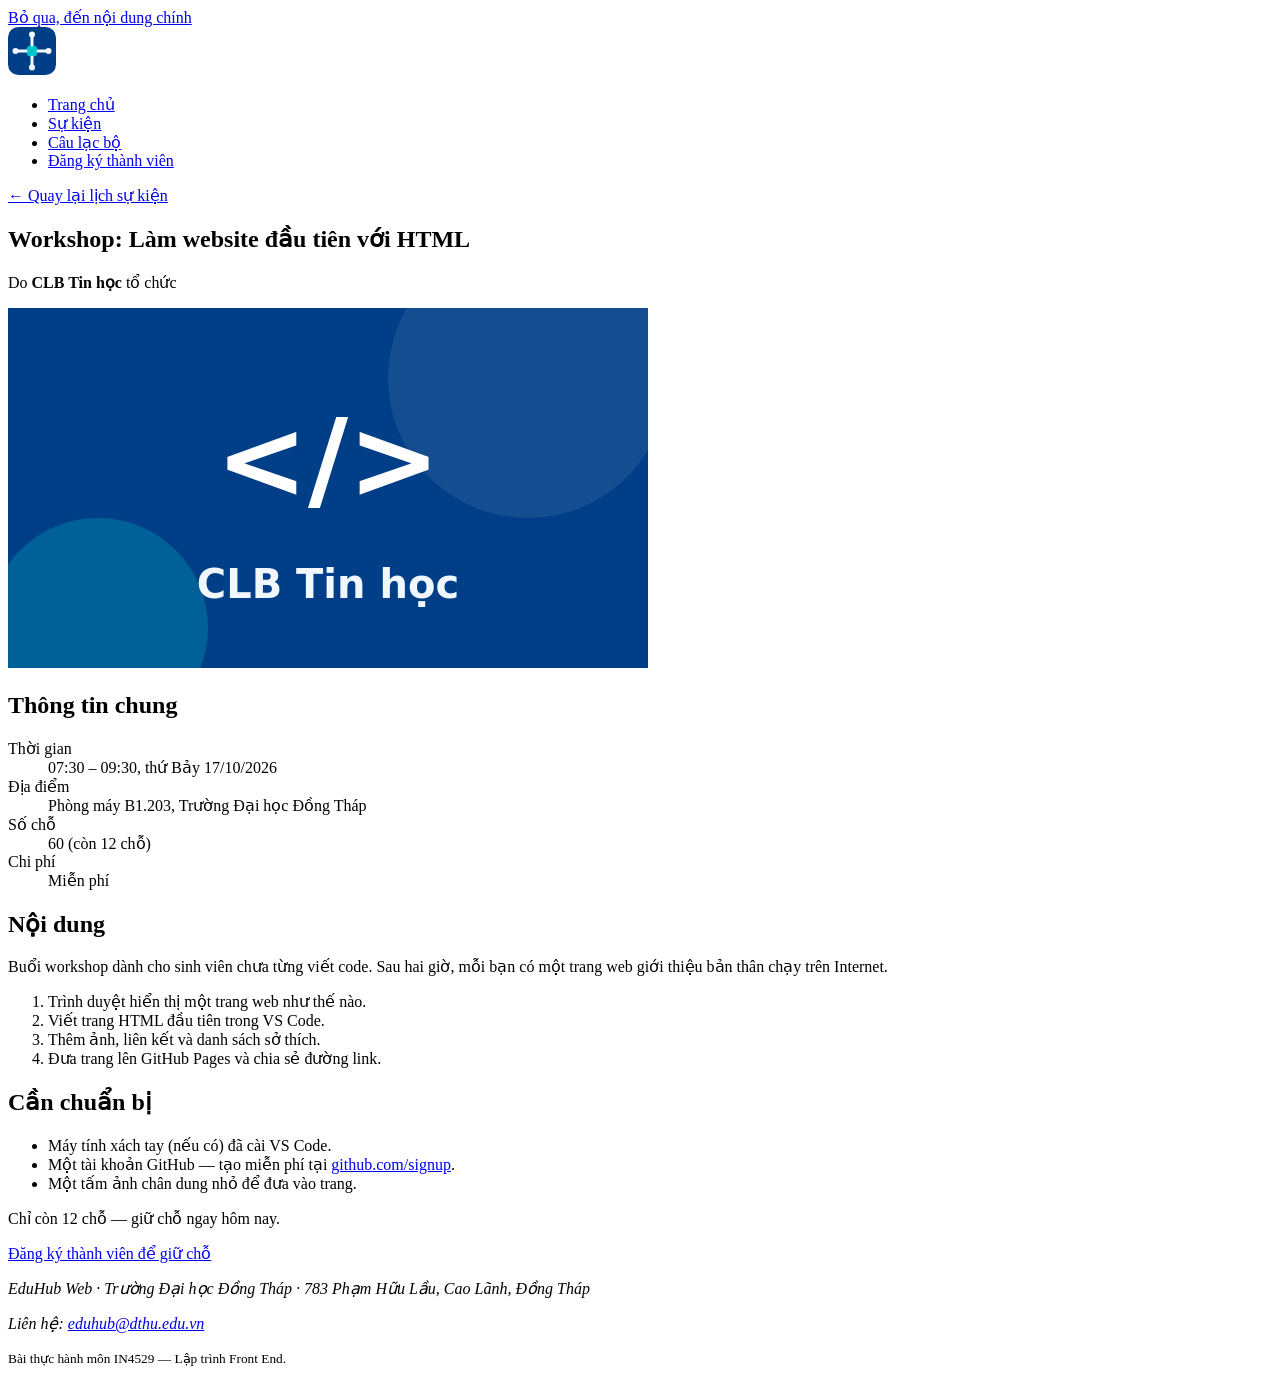
<file: Chuong-01-HTML/event-detail.html>
<!DOCTYPE html>
<html lang="vi">
  <head>
    <meta charset="utf-8">
    <meta name="viewport" content="width=device-width, initial-scale=1">
    <title>Workshop: Làm website đầu tiên với HTML · EduHub Web</title>
    <meta name="description" content="Workshop 2 giờ của CLB Tin học: viết trang web giới thiệu bản thân bằng HTML và đưa lên GitHub Pages.">
    <meta property="og:type" content="website">
    <meta property="og:site_name" content="EduHub Web">
    <meta property="og:title" content="Workshop: Làm website đầu tiên với HTML">
    <meta property="og:description" content="Workshop 2 giờ của CLB Tin học: viết trang web giới thiệu bản thân bằng HTML và đưa lên GitHub Pages.">
    <meta property="og:url" content="https://0024417463-dotcom.github.io/EduHubWeb-Ch01-0024417463/event-detail.html">
    <meta property="og:image" content="https://0024417463-dotcom.github.io/EduHubWeb-Ch01-0024417463/assets/og-image.png">
    <meta property="og:image:width" content="1200">
    <meta property="og:image:height" content="630">
    <meta property="og:locale" content="vi_VN">
    <link rel="icon" href="assets/logo.svg" type="image/svg+xml">
  </head>
  <body>
    <a href="#noi-dung">Bỏ qua, đến nội dung chính</a>

    <header>
      <a href="index.html"><img src="assets/logo.svg" alt="EduHub — về trang chủ" width="48" height="48"></a>
      <nav aria-label="Điều hướng chính">
        <ul>
          <li><a href="index.html">Trang chủ</a></li>
          <li><a href="events.html" aria-current="page">Sự kiện</a></li>
          <li><a href="index.html#cau-lac-bo">Câu lạc bộ</a></li>
          <li><a href="register.html">Đăng ký thành viên</a></li>
        </ul>
      </nav>
    </header>

    <main id="noi-dung">
      <article aria-labelledby="tieu-de-su-kien">
        <header>
          <p><a href="events.html">← Quay lại lịch sự kiện</a></p>
          <h1 id="tieu-de-su-kien">Workshop: Làm website đầu tiên với HTML</h1>
          <p>Do <strong>CLB Tin học</strong> tổ chức</p>
        </header>

        <img src="assets/club-tin-hoc.svg" alt="Biểu tượng CLB Tin học: dấu thẻ HTML trên nền xanh" width="640" height="360">

        <section aria-labelledby="thong-tin">
          <h2 id="thong-tin">Thông tin chung</h2>
          <dl>
            <dt>Thời gian</dt>
            <dd><time datetime="2026-10-17T07:30+07:00">07:30 – 09:30, thứ Bảy 17/10/2026</time></dd>
            <dt>Địa điểm</dt>
            <dd>Phòng máy B1.203, Trường Đại học Đồng Tháp</dd>
            <dt>Số chỗ</dt>
            <dd>60 (còn 12 chỗ)</dd>
            <dt>Chi phí</dt>
            <dd>Miễn phí</dd>
          </dl>
        </section>

        <section aria-labelledby="noi-dung-workshop">
          <h2 id="noi-dung-workshop">Nội dung</h2>
          <p>
            Buổi workshop dành cho sinh viên chưa từng viết code. Sau hai giờ, mỗi bạn có
            một trang web giới thiệu bản thân chạy trên Internet.
          </p>
          <ol>
            <li>Trình duyệt hiển thị một trang web như thế nào.</li>
            <li>Viết trang HTML đầu tiên trong VS Code.</li>
            <li>Thêm ảnh, liên kết và danh sách sở thích.</li>
            <li>Đưa trang lên GitHub Pages và chia sẻ đường link.</li>
          </ol>
        </section>

        <section aria-labelledby="chuan-bi">
          <h2 id="chuan-bi">Cần chuẩn bị</h2>
          <ul>
            <li>Máy tính xách tay (nếu có) đã cài VS Code.</li>
            <li>Một tài khoản GitHub — tạo miễn phí tại <a href="https://github.com/signup">github.com/signup</a>.</li>
            <li>Một tấm ảnh chân dung nhỏ để đưa vào trang.</li>
          </ul>
        </section>

        <footer>
          <p>Chỉ còn 12 chỗ — giữ chỗ ngay hôm nay.</p>
          <p><a href="register.html">Đăng ký thành viên để giữ chỗ</a></p>
        </footer>
      </article>
    </main>

    <footer>
      <address>
        <p>EduHub Web · Trường Đại học Đồng Tháp · 783 Phạm Hữu Lầu, Cao Lãnh, Đồng Tháp</p>
        <p>Liên hệ: <a href="mailto:eduhub@dthu.edu.vn">eduhub@dthu.edu.vn</a></p>
      </address>
      <p><small>Bài thực hành môn IN4529 — Lập trình Front End.</small></p>
    </footer>
  </body>
</html>
</file>
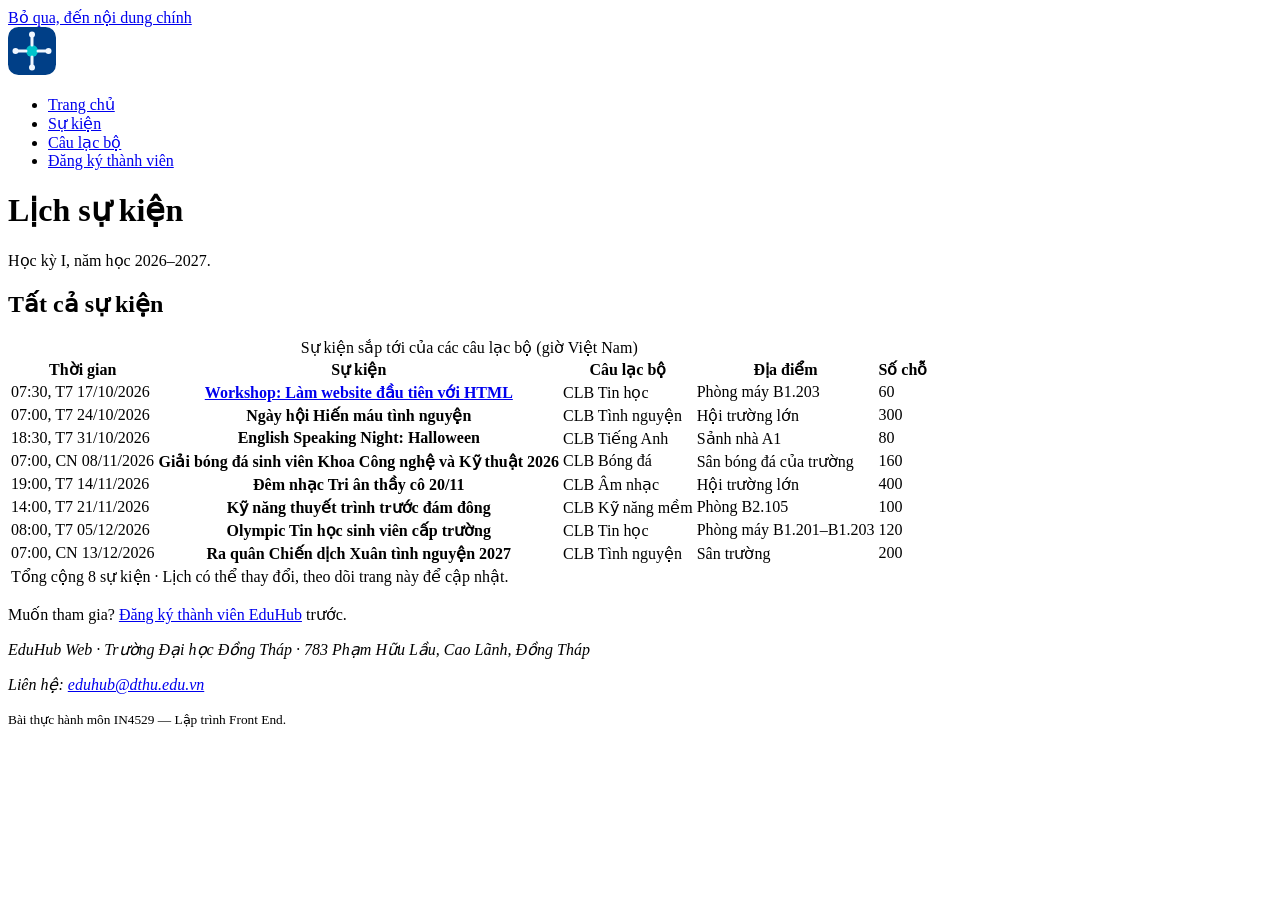
<file: Chuong-01-HTML/events.html>
<!DOCTYPE html>
<html lang="vi">
  <head>
    <meta charset="utf-8">
    <meta name="viewport" content="width=device-width, initial-scale=1">
    <title>Lịch sự kiện · EduHub Web</title>
    <meta name="description" content="Lịch các sự kiện sắp tới của câu lạc bộ sinh viên Trường Đại học Đồng Tháp, học kỳ I năm học 2026–2027.">
    <meta property="og:type" content="website">
    <meta property="og:site_name" content="EduHub Web">
    <meta property="og:title" content="Lịch sự kiện · EduHub Web">
    <meta property="og:description" content="Lịch các sự kiện sắp tới của câu lạc bộ sinh viên Trường Đại học Đồng Tháp, học kỳ I năm học 2026–2027.">
    <meta property="og:url" content="https://0024417463-dotcom.github.io/EduHubWeb-Ch01-0024417463/events.html">
    <meta property="og:image" content="https://0024417463-dotcom.github.io/EduHubWeb-Ch01-0024417463/assets/og-image.png">
    <meta property="og:image:width" content="1200">
    <meta property="og:image:height" content="630">
    <meta property="og:locale" content="vi_VN">
    <link rel="icon" href="assets/logo.svg" type="image/svg+xml">
  </head>
  <body>
    <a href="#noi-dung">Bỏ qua, đến nội dung chính</a>

    <header>
      <a href="index.html"><img src="assets/logo.svg" alt="EduHub — về trang chủ" width="48" height="48"></a>
      <nav aria-label="Điều hướng chính">
        <ul>
          <li><a href="index.html">Trang chủ</a></li>
          <li><a href="events.html" aria-current="page">Sự kiện</a></li>
          <li><a href="index.html#cau-lac-bo">Câu lạc bộ</a></li>
          <li><a href="register.html">Đăng ký thành viên</a></li>
        </ul>
      </nav>
    </header>

    <main id="noi-dung">
      <h1>Lịch sự kiện</h1>
      <p>Học kỳ I, năm học 2026–2027.</p>

      <section aria-labelledby="lich-tong-hop">
        <h2 id="lich-tong-hop">Tất cả sự kiện</h2>
        <table>
          <caption>Sự kiện sắp tới của các câu lạc bộ (giờ Việt Nam)</caption>
          <thead>
            <tr>
              <th scope="col">Thời gian</th>
              <th scope="col">Sự kiện</th>
              <th scope="col">Câu lạc bộ</th>
              <th scope="col">Địa điểm</th>
              <th scope="col">Số chỗ</th>
            </tr>
          </thead>
          <tbody>
          <tr>
            <td><time datetime="2026-10-17T07:30+07:00">07:30, T7 17/10/2026</time></td>
            <th scope="row"><a href="event-detail.html">Workshop: Làm website đầu tiên với HTML</a></th>
            <td>CLB Tin học</td>
            <td>Phòng máy B1.203</td>
            <td>60</td>
          </tr>
          <tr>
            <td><time datetime="2026-10-24T07:00+07:00">07:00, T7 24/10/2026</time></td>
            <th scope="row">Ngày hội Hiến máu tình nguyện</th>
            <td>CLB Tình nguyện</td>
            <td>Hội trường lớn</td>
            <td>300</td>
          </tr>
          <tr>
            <td><time datetime="2026-10-31T18:30+07:00">18:30, T7 31/10/2026</time></td>
            <th scope="row">English Speaking Night: Halloween</th>
            <td>CLB Tiếng Anh</td>
            <td>Sảnh nhà A1</td>
            <td>80</td>
          </tr>
          <tr>
            <td><time datetime="2026-11-08T07:00+07:00">07:00, CN 08/11/2026</time></td>
            <th scope="row">Giải bóng đá sinh viên Khoa Công nghệ và Kỹ thuật 2026</th>
            <td>CLB Bóng đá</td>
            <td>Sân bóng đá của trường</td>
            <td>160</td>
          </tr>
          <tr>
            <td><time datetime="2026-11-14T19:00+07:00">19:00, T7 14/11/2026</time></td>
            <th scope="row">Đêm nhạc Tri ân thầy cô 20/11</th>
            <td>CLB Âm nhạc</td>
            <td>Hội trường lớn</td>
            <td>400</td>
          </tr>
          <tr>
            <td><time datetime="2026-11-21T14:00+07:00">14:00, T7 21/11/2026</time></td>
            <th scope="row">Kỹ năng thuyết trình trước đám đông</th>
            <td>CLB Kỹ năng mềm</td>
            <td>Phòng B2.105</td>
            <td>100</td>
          </tr>
          <tr>
            <td><time datetime="2026-12-05T08:00+07:00">08:00, T7 05/12/2026</time></td>
            <th scope="row">Olympic Tin học sinh viên cấp trường</th>
            <td>CLB Tin học</td>
            <td>Phòng máy B1.201–B1.203</td>
            <td>120</td>
          </tr>
          <tr>
            <td><time datetime="2026-12-13T07:00+07:00">07:00, CN 13/12/2026</time></td>
            <th scope="row">Ra quân Chiến dịch Xuân tình nguyện 2027</th>
            <td>CLB Tình nguyện</td>
            <td>Sân trường</td>
            <td>200</td>
          </tr>
          </tbody>
          <tfoot>
            <tr>
              <td colspan="5">Tổng cộng 8 sự kiện · Lịch có thể thay đổi, theo dõi trang này để cập nhật.</td>
            </tr>
          </tfoot>
        </table>
      </section>

      <p>Muốn tham gia? <a href="register.html">Đăng ký thành viên EduHub</a> trước.</p>
    </main>

    <footer>
      <address>
        <p>EduHub Web · Trường Đại học Đồng Tháp · 783 Phạm Hữu Lầu, Cao Lãnh, Đồng Tháp</p>
        <p>Liên hệ: <a href="mailto:eduhub@dthu.edu.vn">eduhub@dthu.edu.vn</a></p>
      </address>
      <p><small>Bài thực hành môn IN4529 — Lập trình Front End.</small></p>
    </footer>
  </body>
</html>
</file>
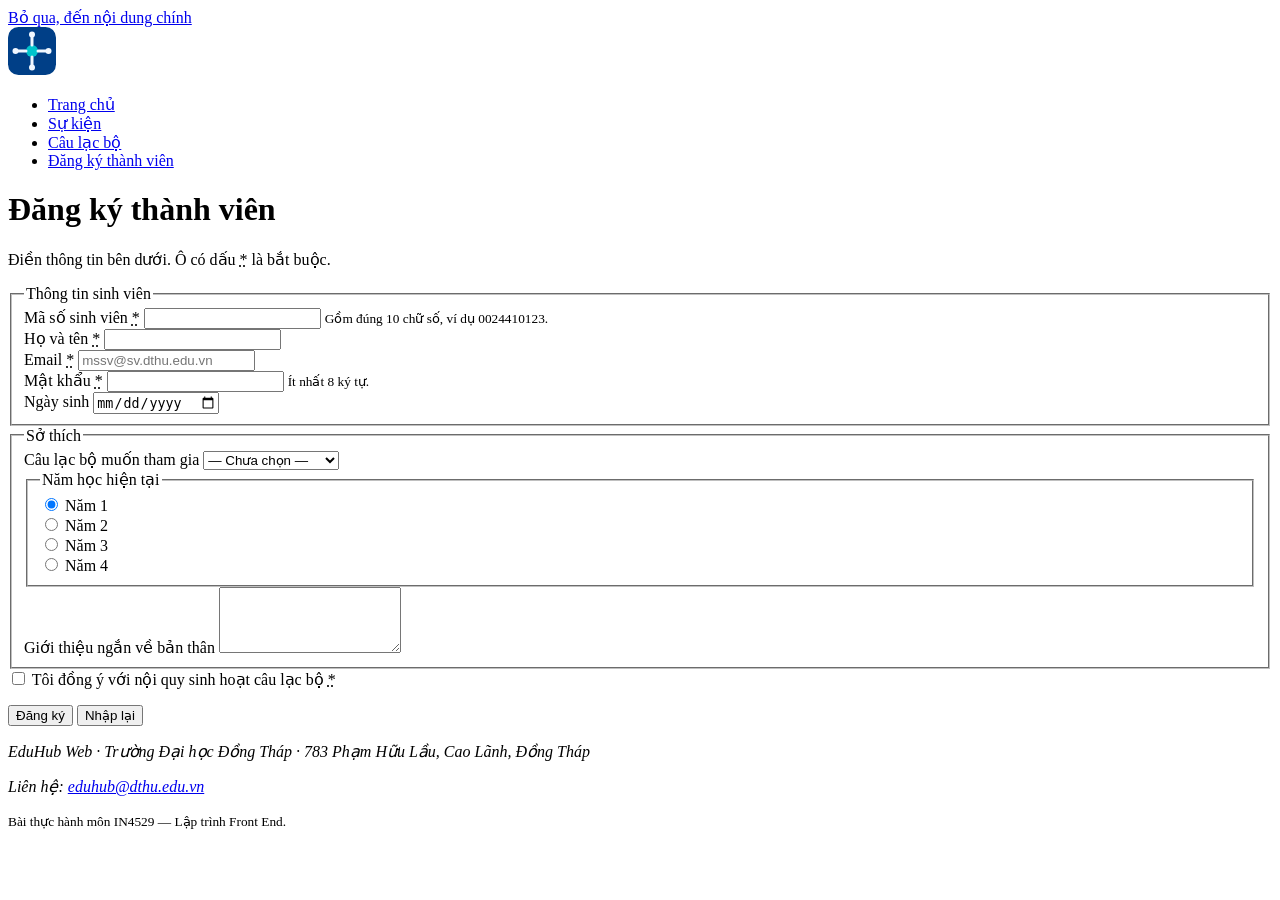
<file: Chuong-01-HTML/register.html>
<!DOCTYPE html>
<html lang="vi">
  <head>
    <meta charset="utf-8">
    <meta name="viewport" content="width=device-width, initial-scale=1">
    <title>Đăng ký thành viên · EduHub Web</title>
    <meta name="description" content="Đăng ký tài khoản thành viên EduHub Web dành cho sinh viên Trường Đại học Đồng Tháp.">
    <meta property="og:type" content="website">
    <meta property="og:site_name" content="EduHub Web">
    <meta property="og:title" content="Đăng ký thành viên · EduHub Web">
    <meta property="og:description" content="Đăng ký tài khoản thành viên EduHub Web dành cho sinh viên Trường Đại học Đồng Tháp.">
    <meta property="og:url" content="https://0024417463-dotcom.github.io/EduHubWeb-Ch01-0024417463/register.html">
    <meta property="og:image" content="https://0024417463-dotcom.github.io/EduHubWeb-Ch01-0024417463/assets/og-image.png">
    <meta property="og:image:width" content="1200">
    <meta property="og:image:height" content="630">
    <meta property="og:locale" content="vi_VN">
    <link rel="icon" href="assets/logo.svg" type="image/svg+xml">
  </head>
  <body>
    <a href="#noi-dung">Bỏ qua, đến nội dung chính</a>

    <header>
      <a href="index.html"><img src="assets/logo.svg" alt="EduHub — về trang chủ" width="48" height="48"></a>
      <nav aria-label="Điều hướng chính">
        <ul>
          <li><a href="index.html">Trang chủ</a></li>
          <li><a href="events.html">Sự kiện</a></li>
          <li><a href="index.html#cau-lac-bo">Câu lạc bộ</a></li>
          <li><a href="register.html" aria-current="page">Đăng ký thành viên</a></li>
        </ul>
      </nav>
    </header>

    <main id="noi-dung">
      <h1>Đăng ký thành viên</h1>
      <p>Điền thông tin bên dưới. Ô có dấu <abbr title="bắt buộc">*</abbr> là bắt buộc.</p>

      <!-- Chưa có server: form gửi bằng GET để thấy dữ liệu trên thanh địa chỉ. -->
      <form action="register.html" method="get">
        <fieldset>
          <legend>Thông tin sinh viên</legend>

          <div>
            <label for="student-id">Mã số sinh viên <abbr title="bắt buộc">*</abbr></label>
            <input id="student-id" name="studentId" type="text" inputmode="numeric"
                   required pattern="[0-9]{10}" maxlength="10"
                   aria-describedby="student-id-hint" autocomplete="off">
            <small id="student-id-hint">Gồm đúng 10 chữ số, ví dụ 0024410123.</small>
          </div>

          <div>
            <label for="full-name">Họ và tên <abbr title="bắt buộc">*</abbr></label>
            <input id="full-name" name="name" type="text" required minlength="2" maxlength="100" autocomplete="name">
          </div>

          <div>
            <label for="email">Email <abbr title="bắt buộc">*</abbr></label>
            <input id="email" name="email" type="email" required autocomplete="email" placeholder="mssv@sv.dthu.edu.vn">
          </div>

          <div>
            <label for="password">Mật khẩu <abbr title="bắt buộc">*</abbr></label>
            <input id="password" name="password" type="password" required minlength="8"
                   autocomplete="new-password" aria-describedby="password-hint">
            <small id="password-hint">Ít nhất 8 ký tự.</small>
          </div>

          <div>
            <label for="birth-date">Ngày sinh</label>
            <input id="birth-date" name="birthDate" type="date">
          </div>
        </fieldset>

        <fieldset>
          <legend>Sở thích</legend>

          <div>
            <label for="club">Câu lạc bộ muốn tham gia</label>
            <select id="club" name="club">
              <option value="">— Chưa chọn —</option>
              <option value="Tin học">CLB Tin học</option>
              <option value="Tình nguyện">CLB Tình nguyện</option>
              <option value="Tiếng Anh">CLB Tiếng Anh</option>
              <option value="Âm nhạc">CLB Âm nhạc</option>
              <option value="Bóng đá">CLB Bóng đá</option>
              <option value="Kỹ năng mềm">CLB Kỹ năng mềm</option>
            </select>
          </div>

          <fieldset>
            <legend>Năm học hiện tại</legend>
            <div>
              <input id="year-1" name="year" type="radio" value="1" checked>
              <label for="year-1">Năm 1</label>
            </div>
            <div>
              <input id="year-2" name="year" type="radio" value="2">
              <label for="year-2">Năm 2</label>
            </div>
            <div>
              <input id="year-3" name="year" type="radio" value="3">
              <label for="year-3">Năm 3</label>
            </div>
            <div>
              <input id="year-4" name="year" type="radio" value="4">
              <label for="year-4">Năm 4</label>
            </div>
          </fieldset>

          <div>
            <label for="intro">Giới thiệu ngắn về bản thân</label>
            <textarea id="intro" name="intro" rows="4" maxlength="500"></textarea>
          </div>
        </fieldset>

        <div>
          <input id="agree" name="agree" type="checkbox" required>
          <label for="agree">Tôi đồng ý với nội quy sinh hoạt câu lạc bộ <abbr title="bắt buộc">*</abbr></label>
        </div>

        <p>
          <button type="submit">Đăng ký</button>
          <button type="reset">Nhập lại</button>
        </p>
      </form>
    </main>

    <footer>
      <address>
        <p>EduHub Web · Trường Đại học Đồng Tháp · 783 Phạm Hữu Lầu, Cao Lãnh, Đồng Tháp</p>
        <p>Liên hệ: <a href="mailto:eduhub@dthu.edu.vn">eduhub@dthu.edu.vn</a></p>
      </address>
      <p><small>Bài thực hành môn IN4529 — Lập trình Front End.</small></p>
    </footer>
  </body>
</html>
</file>
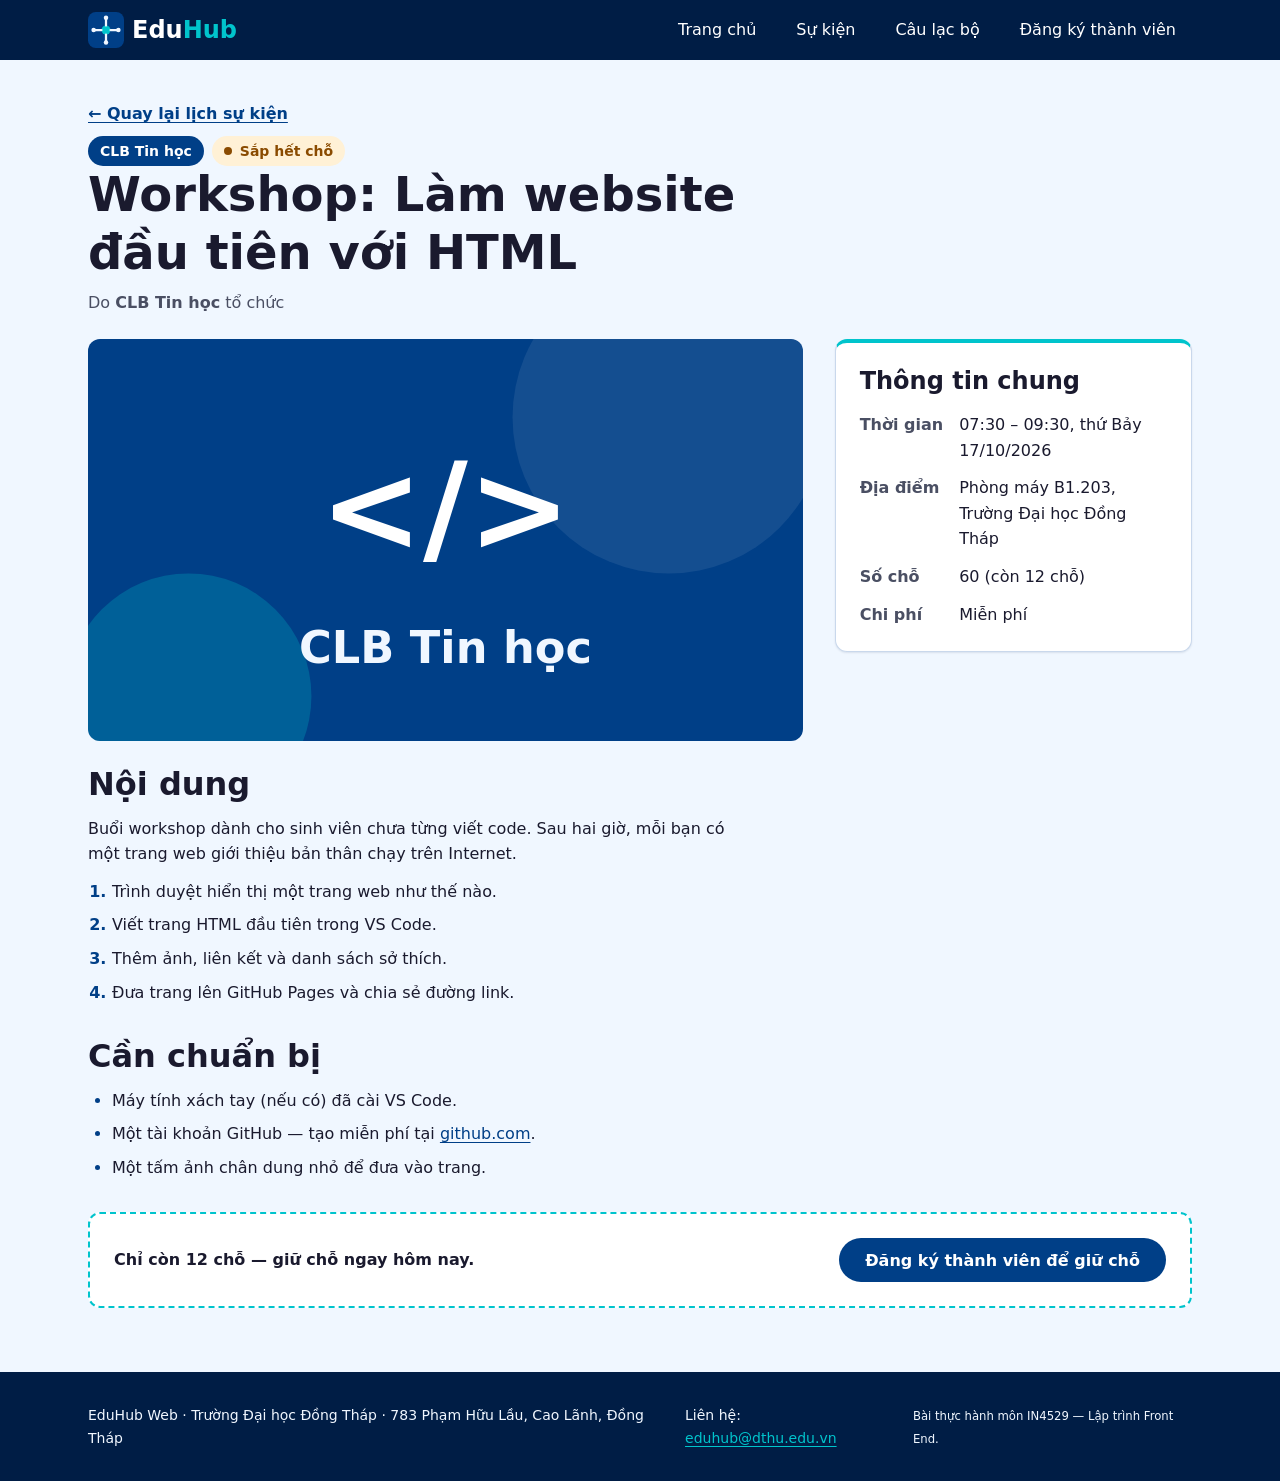
<file: Chuong-02-CSS/event-detail.html>
<!DOCTYPE html>
<html lang="vi">
  <head>
    <meta charset="utf-8">
    <meta name="viewport" content="width=device-width, initial-scale=1">
    <title>Workshop: Làm website đầu tiên với HTML · EduHub Web</title>
    <meta name="description" content="Workshop 2 giờ của CLB Tin học: viết trang web giới thiệu bản thân bằng HTML và đưa lên GitHub Pages. Thứ Bảy 17/10/2026, phòng máy B1.203.">
    <!-- Open Graph: thay "ten-tai-khoan" bằng tên tài khoản GitHub sau khi bật GitHub Pages -->
    <meta property="og:type" content="website">
    <meta property="og:site_name" content="EduHub Web">
    <meta property="og:title" content="Workshop: Làm website đầu tiên với HTML · EduHub Web">
    <meta property="og:description" content="Workshop 2 giờ của CLB Tin học: viết trang web giới thiệu bản thân bằng HTML và đưa lên GitHub Pages. Thứ Bảy 17/10/2026, phòng máy B1.203.">
    <meta property="og:url" content="https://ten-tai-khoan.github.io/eduhub-web/event-detail.html">
    <meta property="og:image" content="https://ten-tai-khoan.github.io/eduhub-web/assets/og-image.png">
    <meta property="og:locale" content="vi_VN">
    <meta name="theme-color" content="#001D45">
    <link rel="icon" href="assets/logo.svg" type="image/svg+xml">
    <!-- Ch02: một tệp CSS duy nhất, main.css tự @import các lớp còn lại -->
    <link rel="stylesheet" href="css/main.css">
  </head>
  <body>
    <a class="skip-link" href="#noi-dung">Bỏ qua, đến nội dung chính</a>

    <header class="site-header">
      <div class="container site-header__inner">
        <a class="brand" href="index.html">
          <img class="brand__logo" src="assets/logo.svg" alt="" width="48" height="48">
          <span class="brand__name">Edu<span>Hub</span></span>
        </a>
        <nav class="site-nav" aria-label="Điều hướng chính">
          <ul class="site-nav__list">
          <li><a class="site-nav__link" href="index.html">Trang chủ</a></li>
          <li><a class="site-nav__link" href="events.html">Sự kiện</a></li>
          <li><a class="site-nav__link" href="index.html#cau-lac-bo">Câu lạc bộ</a></li>
          <li><a class="site-nav__link" href="register.html">Đăng ký thành viên</a></li>
          </ul>
        </nav>
      </div>
    </header>

    <main id="noi-dung" class="container page">
      <article class="detail">
        <header class="detail__head">
          <a class="back-link" href="events.html">← Quay lại lịch sự kiện</a>
          <p class="card__meta"><span class="tag">CLB Tin học</span> <span class="badge badge--hot">Sắp hết chỗ</span></p>
          <h1>Workshop: Làm website đầu tiên với HTML</h1>
          <p class="detail__organizer">Do <strong>CLB Tin học</strong> tổ chức</p>
        </header>

        <img class="detail__media" src="assets/club-tin-hoc.svg" alt="Biểu tượng CLB Tin học: dấu thẻ HTML trên nền xanh" width="640" height="360">

        <section class="detail__info info-card" aria-labelledby="thong-tin">
          <h2 id="thong-tin">Thông tin chung</h2>
          <dl>
            <dt>Thời gian</dt>
            <dd><time datetime="2026-10-17T07:30+07:00">07:30 – 09:30, thứ Bảy 17/10/2026</time></dd>
            <dt>Địa điểm</dt>
            <dd>Phòng máy B1.203, Trường Đại học Đồng Tháp</dd>
            <dt>Số chỗ</dt>
            <dd>60 (còn 12 chỗ)</dd>
            <dt>Chi phí</dt>
            <dd>Miễn phí</dd>
          </dl>
        </section>

        <section class="detail__content prose" aria-labelledby="noi-dung-workshop">
          <h2 id="noi-dung-workshop">Nội dung</h2>
          <p>
            Buổi workshop dành cho sinh viên chưa từng viết code. Sau hai giờ, mỗi bạn có
            một trang web giới thiệu bản thân chạy trên Internet.
          </p>
          <ol>
            <li>Trình duyệt hiển thị một trang web như thế nào.</li>
            <li>Viết trang HTML đầu tiên trong VS Code.</li>
            <li>Thêm ảnh, liên kết và danh sách sở thích.</li>
            <li>Đưa trang lên GitHub Pages và chia sẻ đường link.</li>
          </ol>
        </section>

        <section class="detail__prep prose" aria-labelledby="chuan-bi">
          <h2 id="chuan-bi">Cần chuẩn bị</h2>
          <ul>
            <li>Máy tính xách tay (nếu có) đã cài VS Code.</li>
            <li>Một tài khoản GitHub — tạo miễn phí tại <a href="https://github.com/signup">github.com</a>.</li>
            <li>Một tấm ảnh chân dung nhỏ để đưa vào trang.</li>
          </ul>
        </section>

        <footer class="detail__foot cta">
          <p>Chỉ còn 12 chỗ — giữ chỗ ngay hôm nay.</p>
          <a class="btn btn--primary" href="register.html">Đăng ký thành viên để giữ chỗ</a>
        </footer>
      </article>
    </main>

    <footer class="site-footer">
      <div class="container site-footer__inner">
        <p>EduHub Web · Trường Đại học Đồng Tháp · 783 Phạm Hữu Lầu, Cao Lãnh, Đồng Tháp</p>
        <p>Liên hệ: <a href="mailto:eduhub@dthu.edu.vn">eduhub@dthu.edu.vn</a></p>
        <p><small>Bài thực hành môn IN4529 — Lập trình Front End.</small></p>
      </div>
    </footer>
  </body>
</html>
</file>
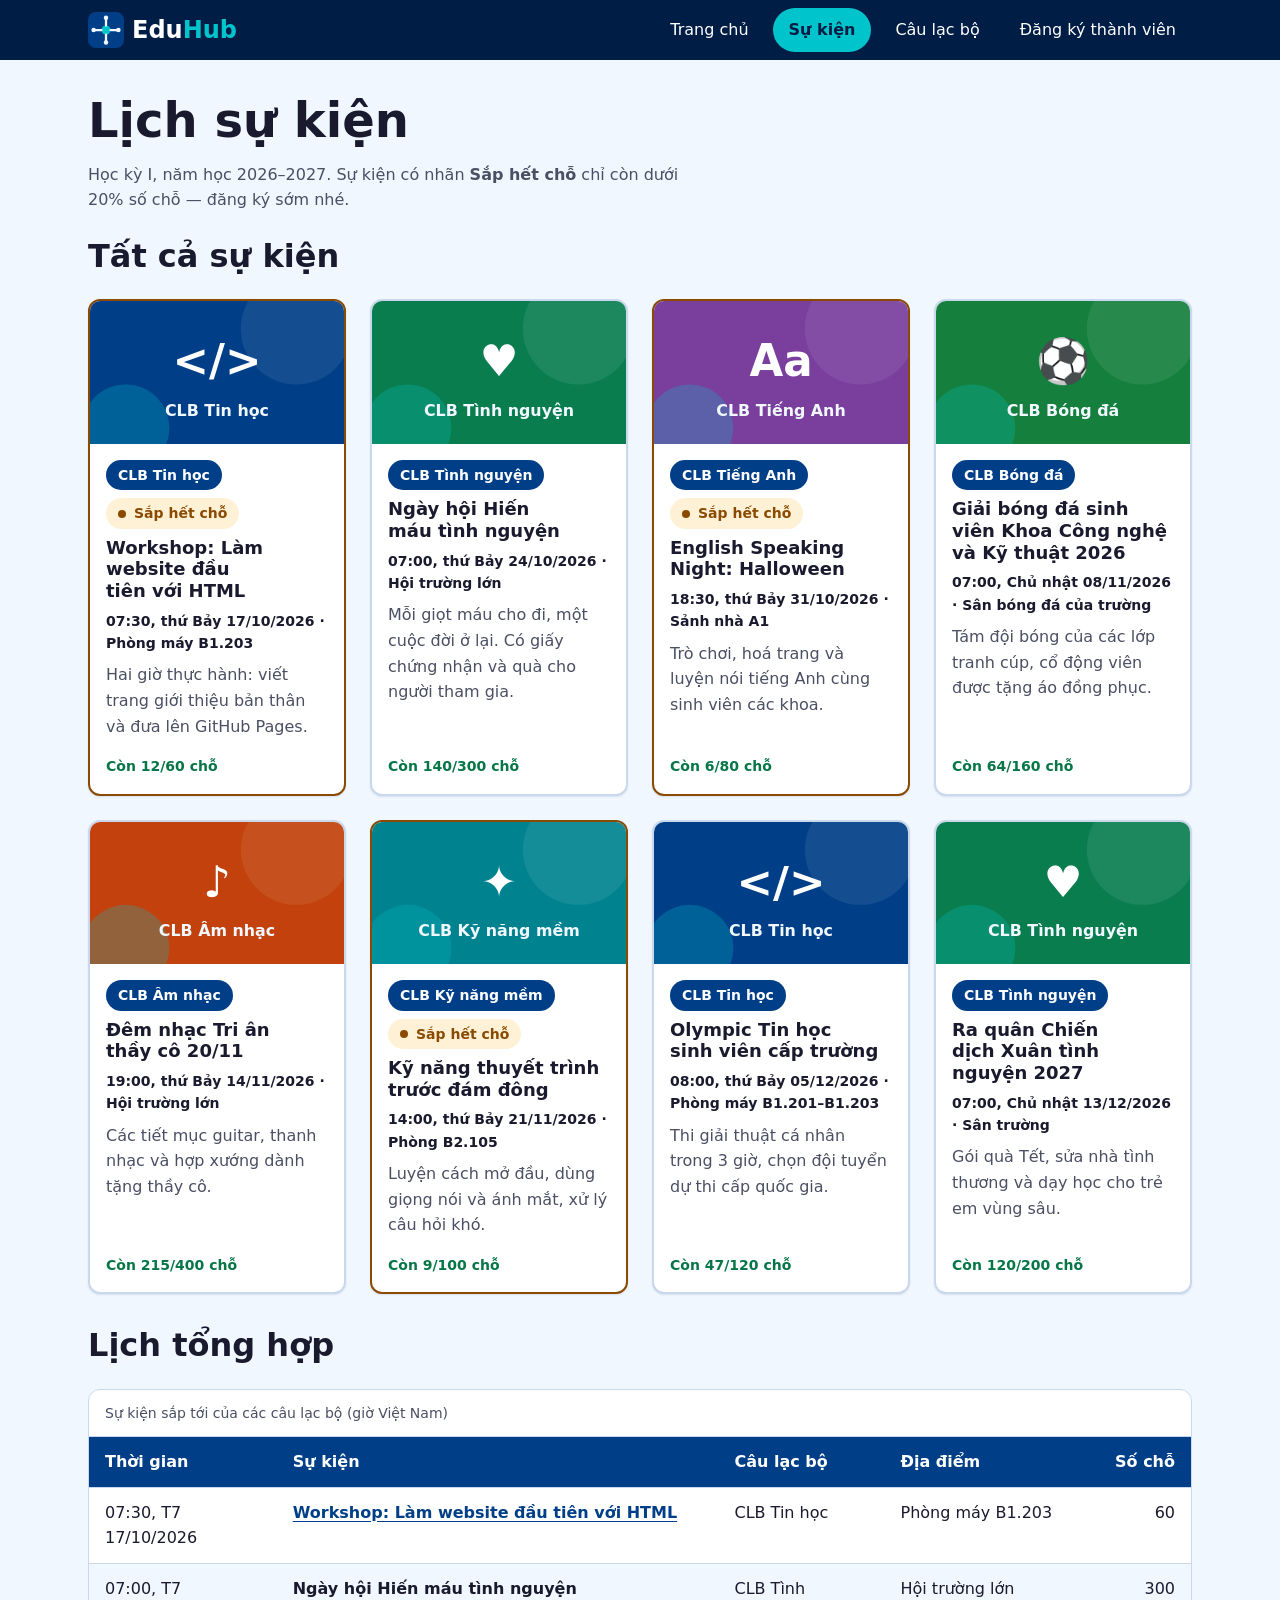
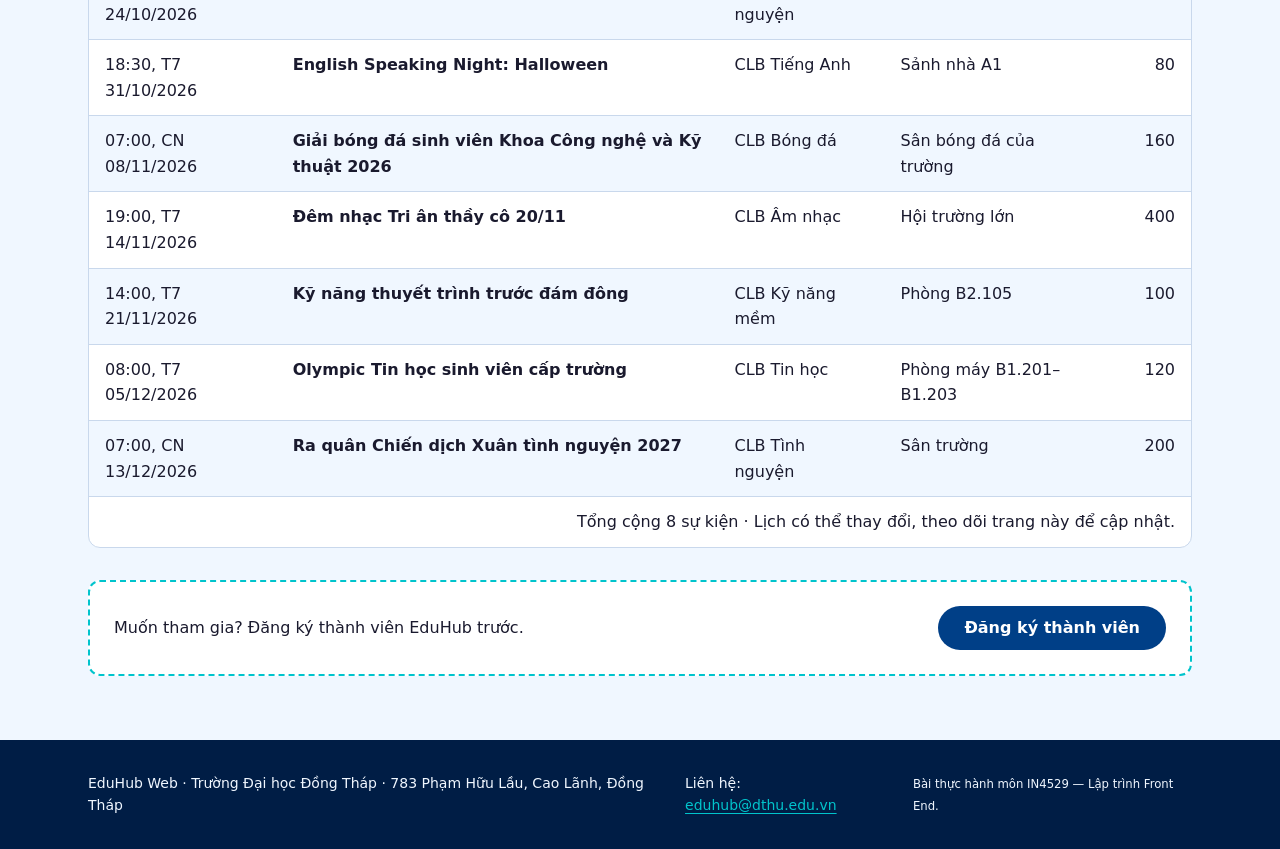
<file: Chuong-02-CSS/events.html>
<!DOCTYPE html>
<html lang="vi">
  <head>
    <meta charset="utf-8">
    <meta name="viewport" content="width=device-width, initial-scale=1">
    <title>Lịch sự kiện · EduHub Web</title>
    <meta name="description" content="Lịch các sự kiện sắp tới của câu lạc bộ sinh viên Trường Đại học Đồng Tháp, học kỳ I năm học 2026–2027.">
    <!-- Open Graph: thay "ten-tai-khoan" bằng tên tài khoản GitHub sau khi bật GitHub Pages -->
    <meta property="og:type" content="website">
    <meta property="og:site_name" content="EduHub Web">
    <meta property="og:title" content="Lịch sự kiện · EduHub Web">
    <meta property="og:description" content="Lịch các sự kiện sắp tới của câu lạc bộ sinh viên Trường Đại học Đồng Tháp, học kỳ I năm học 2026–2027.">
    <meta property="og:url" content="https://ten-tai-khoan.github.io/eduhub-web/events.html">
    <meta property="og:image" content="https://ten-tai-khoan.github.io/eduhub-web/assets/og-image.png">
    <meta property="og:locale" content="vi_VN">
    <meta name="theme-color" content="#001D45">
    <link rel="icon" href="assets/logo.svg" type="image/svg+xml">
    <!-- Ch02: một tệp CSS duy nhất, main.css tự @import các lớp còn lại -->
    <link rel="stylesheet" href="css/main.css">
  </head>
  <body>
    <a class="skip-link" href="#noi-dung">Bỏ qua, đến nội dung chính</a>

    <header class="site-header">
      <div class="container site-header__inner">
        <a class="brand" href="index.html">
          <img class="brand__logo" src="assets/logo.svg" alt="" width="48" height="48">
          <span class="brand__name">Edu<span>Hub</span></span>
        </a>
        <nav class="site-nav" aria-label="Điều hướng chính">
          <ul class="site-nav__list">
          <li><a class="site-nav__link" href="index.html">Trang chủ</a></li>
          <li><a class="site-nav__link" href="events.html" aria-current="page">Sự kiện</a></li>
          <li><a class="site-nav__link" href="index.html#cau-lac-bo">Câu lạc bộ</a></li>
          <li><a class="site-nav__link" href="register.html">Đăng ký thành viên</a></li>
          </ul>
        </nav>
      </div>
    </header>

    <main id="noi-dung" class="container page">
      <h1>Lịch sự kiện</h1>
      <p class="page__intro">Học kỳ I, năm học 2026–2027. Sự kiện có nhãn <strong>Sắp hết chỗ</strong> chỉ còn dưới 20% số chỗ — đăng ký sớm nhé.</p>

      <section aria-labelledby="danh-sach">
        <h2 id="danh-sach" class="section__head">Tất cả sự kiện</h2>
        <!-- Ch03 sẽ thay các card tĩnh này bằng dữ liệu từ GET /api/events -->
        <div class="card-grid">
        <article class="card event-card">
          <img class="card__media" src="assets/club-tin-hoc.svg" alt="Biểu tượng CLB Tin học" width="640" height="360" loading="lazy">
          <div class="card__body">
            <p class="card__meta"><span class="tag">CLB Tin học</span> <span class="badge badge--hot">Sắp hết chỗ</span></p>
            <h3 class="card__title"><a href="event-detail.html">Workshop: Làm website đầu tiên với HTML</a></h3>
            <p class="event-card__info"><time datetime="2026-10-17T07:30+07:00">07:30, thứ Bảy 17/10/2026</time> · Phòng máy B1.203</p>
            <p class="card__text">Hai giờ thực hành: viết trang giới thiệu bản thân và đưa lên GitHub Pages.</p>
            <p class="event-card__seats">Còn 12/60 chỗ</p>
          </div>
        </article>

        <article class="card event-card">
          <img class="card__media" src="assets/club-tinh-nguyen.svg" alt="Biểu tượng CLB Tình nguyện" width="640" height="360" loading="lazy">
          <div class="card__body">
            <p class="card__meta"><span class="tag">CLB Tình nguyện</span></p>
            <h3 class="card__title"><a href="events.html">Ngày hội Hiến máu tình nguyện</a></h3>
            <p class="event-card__info"><time datetime="2026-10-24T07:00+07:00">07:00, thứ Bảy 24/10/2026</time> · Hội trường lớn</p>
            <p class="card__text">Mỗi giọt máu cho đi, một cuộc đời ở lại. Có giấy chứng nhận và quà cho người tham gia.</p>
            <p class="event-card__seats">Còn 140/300 chỗ</p>
          </div>
        </article>

        <article class="card event-card">
          <img class="card__media" src="assets/club-tieng-anh.svg" alt="Biểu tượng CLB Tiếng Anh" width="640" height="360" loading="lazy">
          <div class="card__body">
            <p class="card__meta"><span class="tag">CLB Tiếng Anh</span> <span class="badge badge--hot">Sắp hết chỗ</span></p>
            <h3 class="card__title"><a href="events.html">English Speaking Night: Halloween</a></h3>
            <p class="event-card__info"><time datetime="2026-10-31T18:30+07:00">18:30, thứ Bảy 31/10/2026</time> · Sảnh nhà A1</p>
            <p class="card__text">Trò chơi, hoá trang và luyện nói tiếng Anh cùng sinh viên các khoa.</p>
            <p class="event-card__seats">Còn 6/80 chỗ</p>
          </div>
        </article>

        <article class="card event-card">
          <img class="card__media" src="assets/club-bong-da.svg" alt="Biểu tượng CLB Bóng đá" width="640" height="360" loading="lazy">
          <div class="card__body">
            <p class="card__meta"><span class="tag">CLB Bóng đá</span></p>
            <h3 class="card__title"><a href="events.html">Giải bóng đá sinh viên Khoa Công nghệ và Kỹ thuật 2026</a></h3>
            <p class="event-card__info"><time datetime="2026-11-08T07:00+07:00">07:00, Chủ nhật 08/11/2026</time> · Sân bóng đá của trường</p>
            <p class="card__text">Tám đội bóng của các lớp tranh cúp, cổ động viên được tặng áo đồng phục.</p>
            <p class="event-card__seats">Còn 64/160 chỗ</p>
          </div>
        </article>

        <article class="card event-card">
          <img class="card__media" src="assets/club-am-nhac.svg" alt="Biểu tượng CLB Âm nhạc" width="640" height="360" loading="lazy">
          <div class="card__body">
            <p class="card__meta"><span class="tag">CLB Âm nhạc</span></p>
            <h3 class="card__title"><a href="events.html">Đêm nhạc Tri ân thầy cô 20/11</a></h3>
            <p class="event-card__info"><time datetime="2026-11-14T19:00+07:00">19:00, thứ Bảy 14/11/2026</time> · Hội trường lớn</p>
            <p class="card__text">Các tiết mục guitar, thanh nhạc và hợp xướng dành tặng thầy cô.</p>
            <p class="event-card__seats">Còn 215/400 chỗ</p>
          </div>
        </article>

        <article class="card event-card">
          <img class="card__media" src="assets/club-ky-nang-mem.svg" alt="Biểu tượng CLB Kỹ năng mềm" width="640" height="360" loading="lazy">
          <div class="card__body">
            <p class="card__meta"><span class="tag">CLB Kỹ năng mềm</span> <span class="badge badge--hot">Sắp hết chỗ</span></p>
            <h3 class="card__title"><a href="events.html">Kỹ năng thuyết trình trước đám đông</a></h3>
            <p class="event-card__info"><time datetime="2026-11-21T14:00+07:00">14:00, thứ Bảy 21/11/2026</time> · Phòng B2.105</p>
            <p class="card__text">Luyện cách mở đầu, dùng giọng nói và ánh mắt, xử lý câu hỏi khó.</p>
            <p class="event-card__seats">Còn 9/100 chỗ</p>
          </div>
        </article>

        <article class="card event-card">
          <img class="card__media" src="assets/club-tin-hoc.svg" alt="Biểu tượng CLB Tin học" width="640" height="360" loading="lazy">
          <div class="card__body">
            <p class="card__meta"><span class="tag">CLB Tin học</span></p>
            <h3 class="card__title"><a href="events.html">Olympic Tin học sinh viên cấp trường</a></h3>
            <p class="event-card__info"><time datetime="2026-12-05T08:00+07:00">08:00, thứ Bảy 05/12/2026</time> · Phòng máy B1.201–B1.203</p>
            <p class="card__text">Thi giải thuật cá nhân trong 3 giờ, chọn đội tuyển dự thi cấp quốc gia.</p>
            <p class="event-card__seats">Còn 47/120 chỗ</p>
          </div>
        </article>

        <article class="card event-card">
          <img class="card__media" src="assets/club-tinh-nguyen.svg" alt="Biểu tượng CLB Tình nguyện" width="640" height="360" loading="lazy">
          <div class="card__body">
            <p class="card__meta"><span class="tag">CLB Tình nguyện</span></p>
            <h3 class="card__title"><a href="events.html">Ra quân Chiến dịch Xuân tình nguyện 2027</a></h3>
            <p class="event-card__info"><time datetime="2026-12-13T07:00+07:00">07:00, Chủ nhật 13/12/2026</time> · Sân trường</p>
            <p class="card__text">Gói quà Tết, sửa nhà tình thương và dạy học cho trẻ em vùng sâu.</p>
            <p class="event-card__seats">Còn 120/200 chỗ</p>
          </div>
        </article>
        </div>
      </section>

      <section class="section" aria-labelledby="lich-tong-hop">
        <h2 id="lich-tong-hop" class="section__head">Lịch tổng hợp</h2>
        <!-- Bảng rộng hơn màn hình điện thoại: chỉ khung này cuộn ngang, cả trang thì không -->
        <div class="table-wrap" tabindex="0">
          <table class="table">
            <caption>Sự kiện sắp tới của các câu lạc bộ (giờ Việt Nam)</caption>
            <thead>
              <tr>
                <th scope="col">Thời gian</th>
                <th scope="col">Sự kiện</th>
                <th scope="col">Câu lạc bộ</th>
                <th scope="col">Địa điểm</th>
                <th scope="col">Số chỗ</th>
              </tr>
            </thead>
            <tbody>
              <tr>
                <td><time datetime="2026-10-17T07:30+07:00">07:30, T7 17/10/2026</time></td>
                <th scope="row"><a href="event-detail.html">Workshop: Làm website đầu tiên với HTML</a></th>
                <td>CLB Tin học</td>
                <td>Phòng máy B1.203</td>
                <td>60</td>
              </tr>
              <tr>
                <td><time datetime="2026-10-24T07:00+07:00">07:00, T7 24/10/2026</time></td>
                <th scope="row">Ngày hội Hiến máu tình nguyện</th>
                <td>CLB Tình nguyện</td>
                <td>Hội trường lớn</td>
                <td>300</td>
              </tr>
              <tr>
                <td><time datetime="2026-10-31T18:30+07:00">18:30, T7 31/10/2026</time></td>
                <th scope="row">English Speaking Night: Halloween</th>
                <td>CLB Tiếng Anh</td>
                <td>Sảnh nhà A1</td>
                <td>80</td>
              </tr>
              <tr>
                <td><time datetime="2026-11-08T07:00+07:00">07:00, CN 08/11/2026</time></td>
                <th scope="row">Giải bóng đá sinh viên Khoa Công nghệ và Kỹ thuật 2026</th>
                <td>CLB Bóng đá</td>
                <td>Sân bóng đá của trường</td>
                <td>160</td>
              </tr>
              <tr>
                <td><time datetime="2026-11-14T19:00+07:00">19:00, T7 14/11/2026</time></td>
                <th scope="row">Đêm nhạc Tri ân thầy cô 20/11</th>
                <td>CLB Âm nhạc</td>
                <td>Hội trường lớn</td>
                <td>400</td>
              </tr>
              <tr>
                <td><time datetime="2026-11-21T14:00+07:00">14:00, T7 21/11/2026</time></td>
                <th scope="row">Kỹ năng thuyết trình trước đám đông</th>
                <td>CLB Kỹ năng mềm</td>
                <td>Phòng B2.105</td>
                <td>100</td>
              </tr>
              <tr>
                <td><time datetime="2026-12-05T08:00+07:00">08:00, T7 05/12/2026</time></td>
                <th scope="row">Olympic Tin học sinh viên cấp trường</th>
                <td>CLB Tin học</td>
                <td>Phòng máy B1.201–B1.203</td>
                <td>120</td>
              </tr>
              <tr>
                <td><time datetime="2026-12-13T07:00+07:00">07:00, CN 13/12/2026</time></td>
                <th scope="row">Ra quân Chiến dịch Xuân tình nguyện 2027</th>
                <td>CLB Tình nguyện</td>
                <td>Sân trường</td>
                <td>200</td>
              </tr>
            </tbody>
            <tfoot>
              <tr>
                <td colspan="5">Tổng cộng 8 sự kiện · Lịch có thể thay đổi, theo dõi trang này để cập nhật.</td>
              </tr>
            </tfoot>
          </table>
        </div>
      </section>

      <p class="cta section">
        <span>Muốn tham gia? Đăng ký thành viên EduHub trước.</span>
        <a class="btn btn--primary" href="register.html">Đăng ký thành viên</a>
      </p>
    </main>

    <footer class="site-footer">
      <div class="container site-footer__inner">
        <p>EduHub Web · Trường Đại học Đồng Tháp · 783 Phạm Hữu Lầu, Cao Lãnh, Đồng Tháp</p>
        <p>Liên hệ: <a href="mailto:eduhub@dthu.edu.vn">eduhub@dthu.edu.vn</a></p>
        <p><small>Bài thực hành môn IN4529 — Lập trình Front End.</small></p>
      </div>
    </footer>
  </body>
</html>
</file>
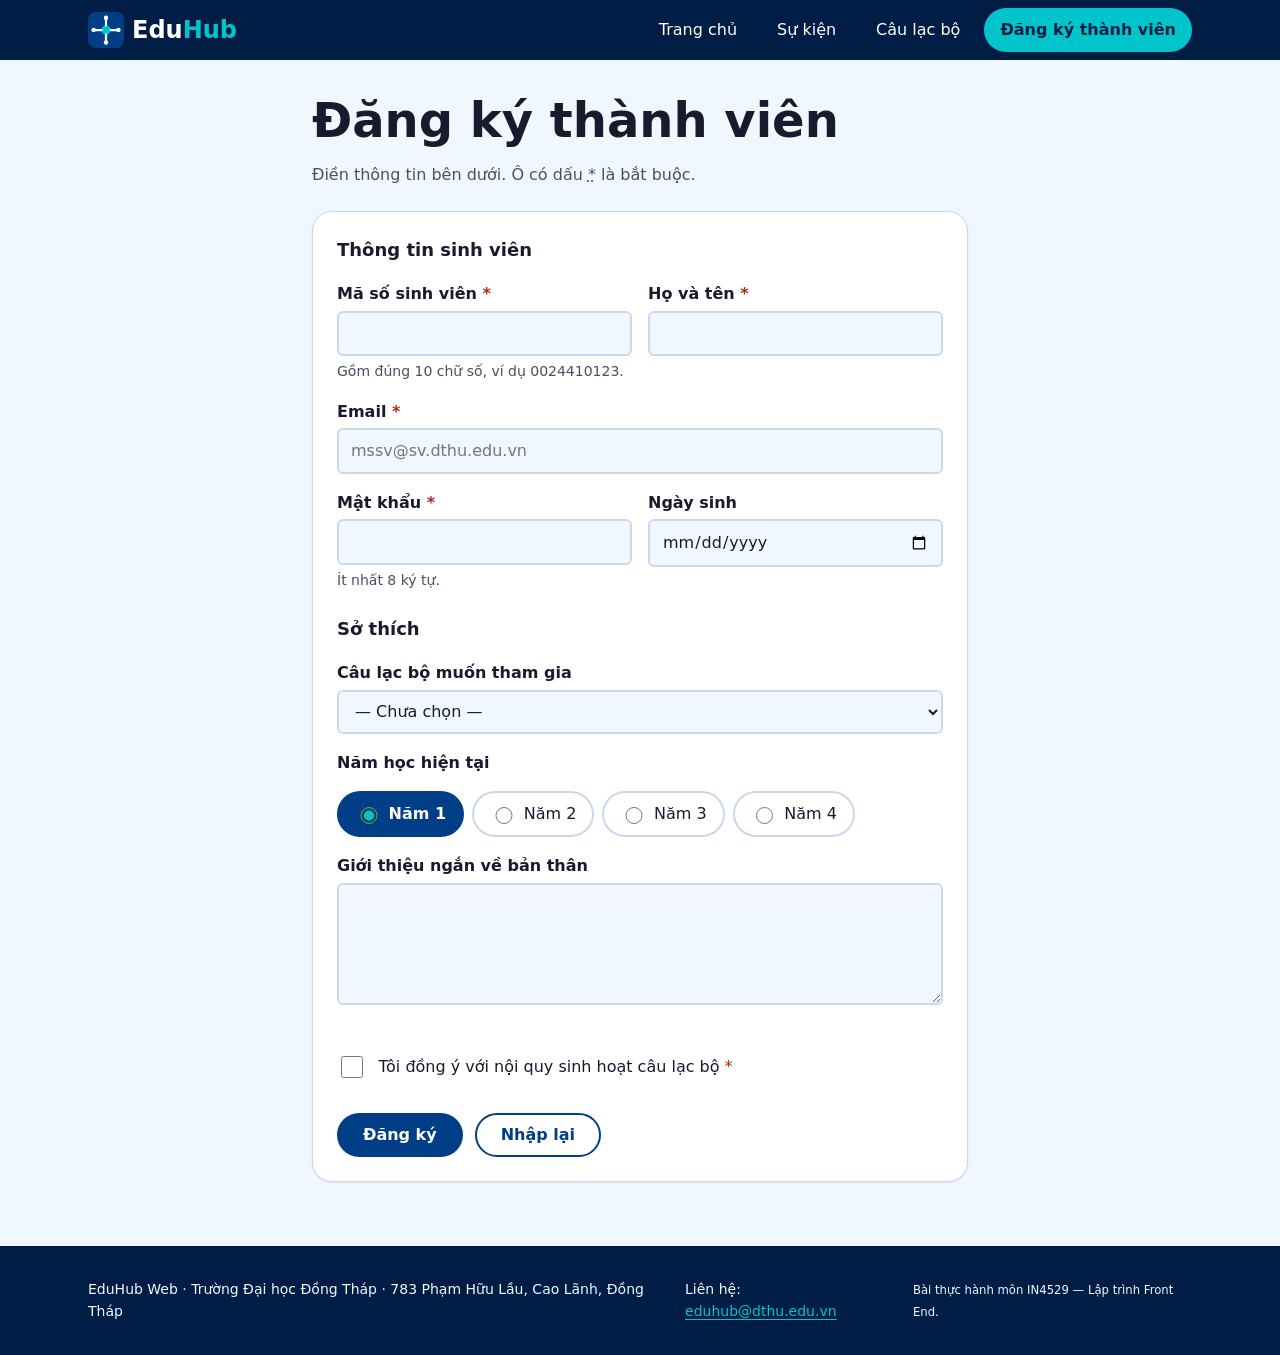
<file: Chuong-02-CSS/register.html>
<!DOCTYPE html>
<html lang="vi">
  <head>
    <meta charset="utf-8">
    <meta name="viewport" content="width=device-width, initial-scale=1">
    <title>Đăng ký thành viên · EduHub Web</title>
    <meta name="description" content="Đăng ký tài khoản thành viên EduHub Web dành cho sinh viên Trường Đại học Đồng Tháp.">
    <!-- Open Graph: thay "ten-tai-khoan" bằng tên tài khoản GitHub sau khi bật GitHub Pages -->
    <meta property="og:type" content="website">
    <meta property="og:site_name" content="EduHub Web">
    <meta property="og:title" content="Đăng ký thành viên · EduHub Web">
    <meta property="og:description" content="Đăng ký tài khoản thành viên EduHub Web dành cho sinh viên Trường Đại học Đồng Tháp.">
    <meta property="og:url" content="https://ten-tai-khoan.github.io/eduhub-web/register.html">
    <meta property="og:image" content="https://ten-tai-khoan.github.io/eduhub-web/assets/og-image.png">
    <meta property="og:locale" content="vi_VN">
    <meta name="theme-color" content="#001D45">
    <link rel="icon" href="assets/logo.svg" type="image/svg+xml">
    <!-- Ch02: một tệp CSS duy nhất, main.css tự @import các lớp còn lại -->
    <link rel="stylesheet" href="css/main.css">
  </head>
  <body>
    <a class="skip-link" href="#noi-dung">Bỏ qua, đến nội dung chính</a>

    <header class="site-header">
      <div class="container site-header__inner">
        <a class="brand" href="index.html">
          <img class="brand__logo" src="assets/logo.svg" alt="" width="48" height="48">
          <span class="brand__name">Edu<span>Hub</span></span>
        </a>
        <nav class="site-nav" aria-label="Điều hướng chính">
          <ul class="site-nav__list">
          <li><a class="site-nav__link" href="index.html">Trang chủ</a></li>
          <li><a class="site-nav__link" href="events.html">Sự kiện</a></li>
          <li><a class="site-nav__link" href="index.html#cau-lac-bo">Câu lạc bộ</a></li>
          <li><a class="site-nav__link" href="register.html" aria-current="page">Đăng ký thành viên</a></li>
          </ul>
        </nav>
      </div>
    </header>

    <main id="noi-dung" class="container page page--narrow">
      <h1>Đăng ký thành viên</h1>
      <p class="page__intro">Điền thông tin bên dưới. Ô có dấu <abbr title="bắt buộc">*</abbr> là bắt buộc.</p>

      <!-- Chưa có server: form gửi bằng GET để thấy dữ liệu trên thanh địa chỉ. Ch03 sẽ gửi tới API. -->
      <form class="form" action="register.html" method="get">
        <fieldset>
          <legend>Thông tin sinh viên</legend>

          <div class="form__grid">
            <p class="field">
              <label for="student-id">Mã số sinh viên <abbr title="bắt buộc">*</abbr></label>
              <input id="student-id" name="studentId" type="text" inputmode="numeric"
                     required pattern="[0-9]{10}" maxlength="10"
                     aria-describedby="student-id-hint" autocomplete="off">
              <small id="student-id-hint">Gồm đúng 10 chữ số, ví dụ 0024410123.</small>
            </p>

            <p class="field">
              <label for="full-name">Họ và tên <abbr title="bắt buộc">*</abbr></label>
              <input id="full-name" name="name" type="text" required minlength="2" maxlength="100" autocomplete="name">
            </p>

            <p class="field field--full">
              <label for="email">Email <abbr title="bắt buộc">*</abbr></label>
              <input id="email" name="email" type="email" required autocomplete="email"
                     placeholder="mssv@sv.dthu.edu.vn">
            </p>

            <p class="field">
              <label for="password">Mật khẩu <abbr title="bắt buộc">*</abbr></label>
              <input id="password" name="password" type="password" required minlength="8"
                     autocomplete="new-password" aria-describedby="password-hint">
              <small id="password-hint">Ít nhất 8 ký tự.</small>
            </p>

            <p class="field">
              <label for="birth-date">Ngày sinh</label>
              <input id="birth-date" name="birthDate" type="date" min="1980-01-01" max="2010-12-31">
            </p>
          </div>
        </fieldset>

        <fieldset>
          <legend>Sở thích</legend>

          <p class="field">
            <label for="club">Câu lạc bộ muốn tham gia</label>
            <select id="club" name="club">
              <option value="">— Chưa chọn —</option>
              <option value="Tin học">CLB Tin học</option>
              <option value="Tình nguyện">CLB Tình nguyện</option>
              <option value="Tiếng Anh">CLB Tiếng Anh</option>
              <option value="Âm nhạc">CLB Âm nhạc</option>
              <option value="Bóng đá">CLB Bóng đá</option>
              <option value="Kỹ năng mềm">CLB Kỹ năng mềm</option>
            </select>
          </p>

          <fieldset class="choice-group">
            <legend>Năm học hiện tại</legend>
            <div class="choice-group__options">
              <label class="choice"><input id="year-1" name="year" type="radio" value="1" checked> Năm 1</label>
              <label class="choice"><input id="year-2" name="year" type="radio" value="2"> Năm 2</label>
              <label class="choice"><input id="year-3" name="year" type="radio" value="3"> Năm 3</label>
              <label class="choice"><input id="year-4" name="year" type="radio" value="4"> Năm 4</label>
            </div>
          </fieldset>

          <p class="field">
            <label for="intro">Giới thiệu ngắn về bản thân</label>
            <textarea id="intro" name="intro" rows="4" maxlength="500"></textarea>
          </p>
        </fieldset>

        <p class="field--check">
          <input id="agree" name="agree" type="checkbox" required>
          <label for="agree">Tôi đồng ý với nội quy sinh hoạt câu lạc bộ <abbr title="bắt buộc">*</abbr></label>
        </p>

        <p class="btn-row">
          <button class="btn btn--primary" type="submit">Đăng ký</button>
          <button class="btn btn--ghost" type="reset">Nhập lại</button>
        </p>
      </form>
    </main>

    <footer class="site-footer">
      <div class="container site-footer__inner">
        <p>EduHub Web · Trường Đại học Đồng Tháp · 783 Phạm Hữu Lầu, Cao Lãnh, Đồng Tháp</p>
        <p>Liên hệ: <a href="mailto:eduhub@dthu.edu.vn">eduhub@dthu.edu.vn</a></p>
        <p><small>Bài thực hành môn IN4529 — Lập trình Front End.</small></p>
      </div>
    </footer>
  </body>
</html>
</file>
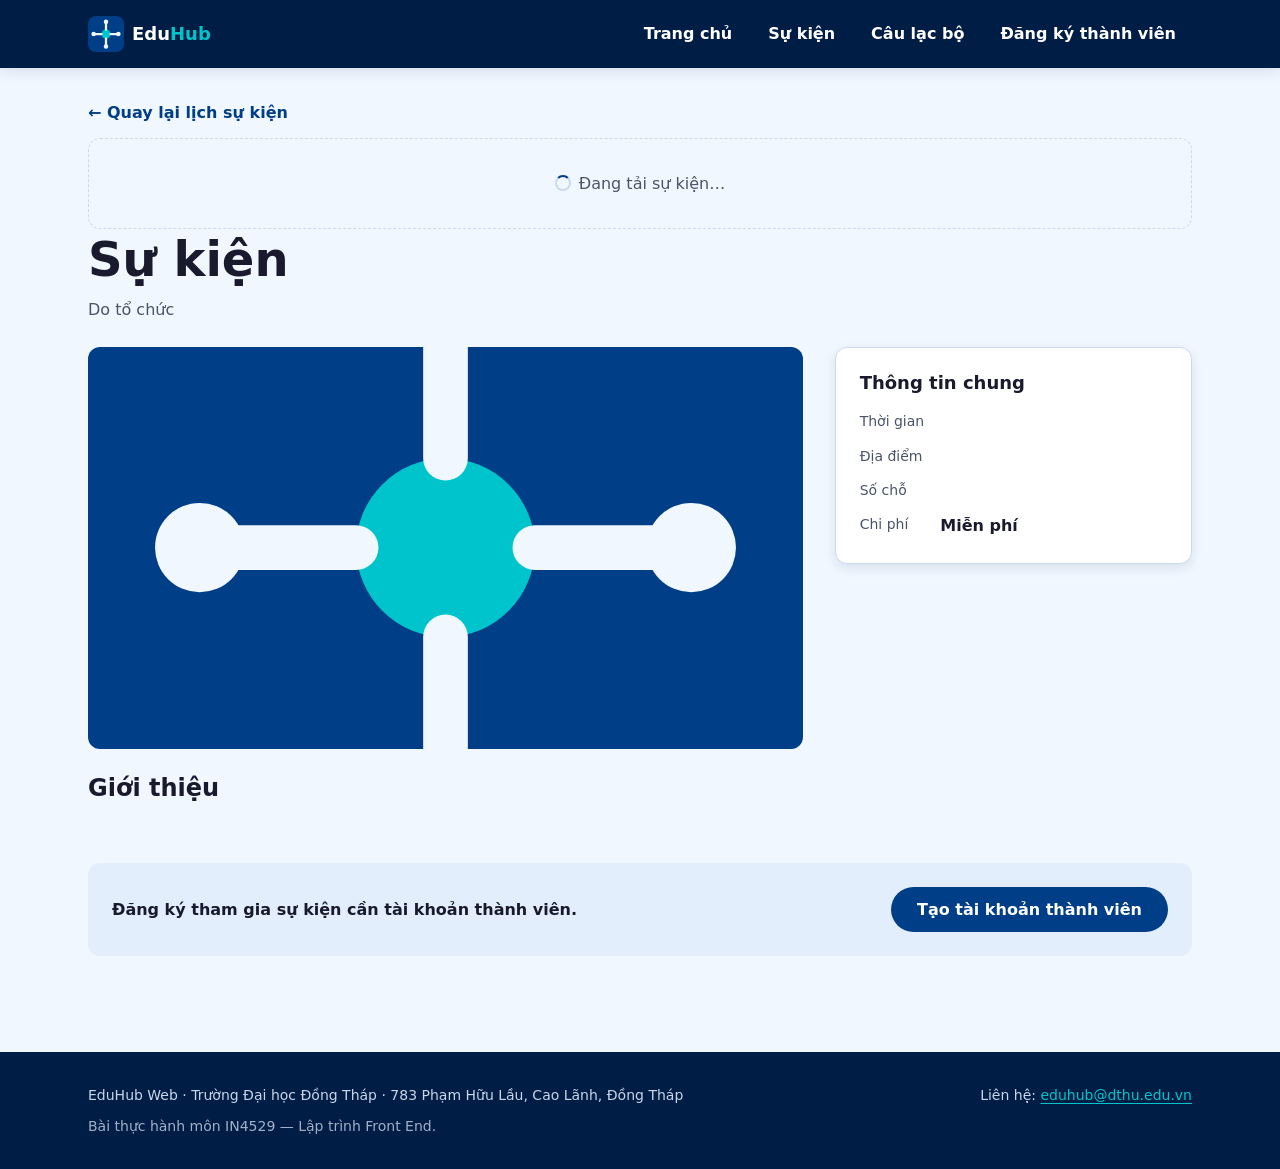
<file: Chuong-03-JS-DOM/event-detail.html>
<!DOCTYPE html>
<html lang="vi">
  <head>
    <meta charset="utf-8">
    <meta name="viewport" content="width=device-width, initial-scale=1">
    <title>Chi tiết sự kiện · EduHub Web</title>
    <meta name="description" content="Thời gian, địa điểm, số chỗ còn lại và nội dung sự kiện của câu lạc bộ sinh viên Trường Đại học Đồng Tháp.">
    <!-- Open Graph: thay "ten-tai-khoan" bằng tên tài khoản GitHub sau khi bật GitHub Pages -->
    <meta property="og:type" content="website">
    <meta property="og:site_name" content="EduHub Web">
    <meta property="og:title" content="Chi tiết sự kiện · EduHub Web">
    <meta property="og:description" content="Thời gian, địa điểm, số chỗ còn lại và nội dung sự kiện của câu lạc bộ sinh viên Trường Đại học Đồng Tháp.">
    <meta property="og:url" content="https://ten-tai-khoan.github.io/eduhub-web/event-detail.html">
    <meta property="og:image" content="https://ten-tai-khoan.github.io/eduhub-web/assets/og-image.png">
    <meta property="og:locale" content="vi_VN">
    <meta name="theme-color" content="#001D45">
    <link rel="icon" href="assets/logo.svg" type="image/svg+xml">
    <!-- Ch02: một tệp CSS duy nhất, main.css tự @import các lớp còn lại -->
    <link rel="stylesheet" href="css/main.css">
    <script type="module" src="src/event-detail-page.js"></script>
  </head>
  <body>
    <a class="skip-link" href="#noi-dung">Bỏ qua, đến nội dung chính</a>

    <header class="site-header">
      <div class="container site-header__inner">
        <a class="brand" href="index.html">
          <img class="brand__logo" src="assets/logo.svg" alt="" width="48" height="48">
          <span class="brand__name">Edu<span>Hub</span></span>
        </a>
        <nav class="site-nav" aria-label="Điều hướng chính">
          <ul class="site-nav__list">
          <li><a class="site-nav__link" href="index.html">Trang chủ</a></li>
          <li><a class="site-nav__link" href="events.html">Sự kiện</a></li>
          <li><a class="site-nav__link" href="index.html#cau-lac-bo">Câu lạc bộ</a></li>
          <li><a class="site-nav__link" href="register.html">Đăng ký thành viên</a></li>
          </ul>
        </nav>
      </div>
    </header>

    <main id="noi-dung" class="container page">
      <a class="back-link" href="events.html">← Quay lại lịch sự kiện</a>

      <!-- Hộp trạng thái: "Đang tải…", "Không tìm thấy…" hoặc lỗi kết nối -->
      <div id="detail-status" aria-live="polite">
        <div class="status status--loading" role="status"><p>Đang tải sự kiện…</p></div>
      </div>

      <!-- Khung trang chi tiết. hidden cho tới khi có dữ liệu; JS điền chữ vào các phần tử có data-field -->
      <article id="event-detail" class="detail" hidden>
        <header class="detail__head">
          <p class="card__meta" data-field="meta"></p>
          <h1 data-field="name">Sự kiện</h1>
          <p class="detail__organizer">Do <strong data-field="club"></strong> tổ chức</p>
        </header>

        <img class="detail__media" data-field="image" src="assets/logo.svg" alt="" width="640" height="360">

        <section class="detail__info info-card" aria-labelledby="thong-tin">
          <h2 id="thong-tin">Thông tin chung</h2>
          <dl>
            <dt>Thời gian</dt>
            <dd data-field="time"></dd>
            <dt>Địa điểm</dt>
            <dd data-field="location"></dd>
            <dt>Số chỗ</dt>
            <dd data-field="seats"></dd>
            <dt>Chi phí</dt>
            <dd>Miễn phí</dd>
          </dl>
        </section>

        <section class="detail__content prose" aria-labelledby="gioi-thieu">
          <h2 id="gioi-thieu">Giới thiệu</h2>
          <p data-field="description"></p>
        </section>

        <footer class="detail__foot cta">
          <p data-field="cta">Đăng ký tham gia sự kiện cần tài khoản thành viên.</p>
          <a class="btn btn--primary" href="register.html">Tạo tài khoản thành viên</a>
        </footer>
      </article>
    </main>

    <footer class="site-footer">
      <div class="container site-footer__inner">
        <p>EduHub Web · Trường Đại học Đồng Tháp · 783 Phạm Hữu Lầu, Cao Lãnh, Đồng Tháp</p>
        <p>Liên hệ: <a href="mailto:eduhub@dthu.edu.vn">eduhub@dthu.edu.vn</a></p>
        <p><small>Bài thực hành môn IN4529 — Lập trình Front End.</small></p>
      </div>
    </footer>
  </body>
</html>
</file>
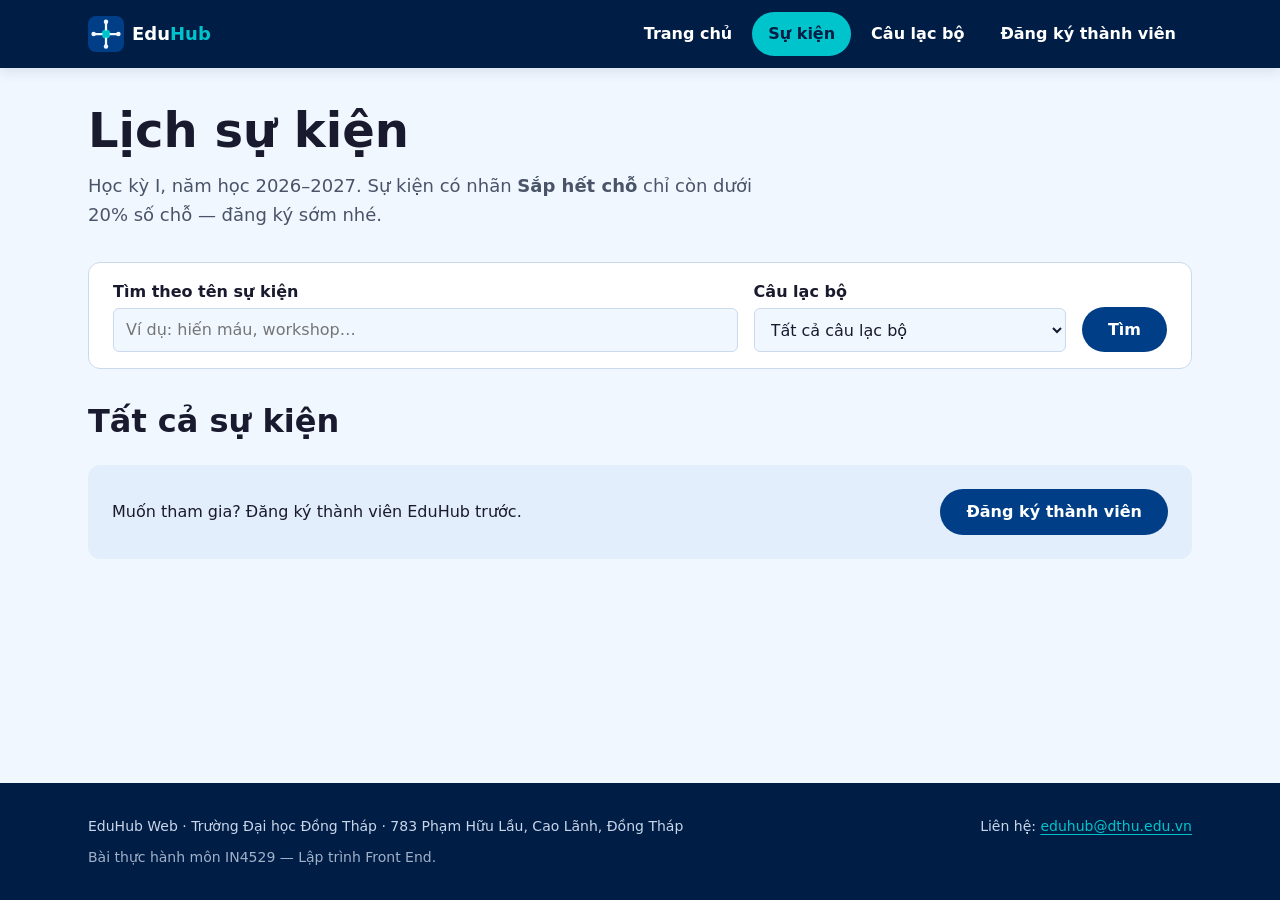
<file: Chuong-03-JS-DOM/events.html>
<!DOCTYPE html>
<html lang="vi">
  <head>
    <meta charset="utf-8">
    <meta name="viewport" content="width=device-width, initial-scale=1">
    <title>Lịch sự kiện · EduHub Web</title>
    <meta name="description" content="Lịch các sự kiện sắp tới của câu lạc bộ sinh viên Trường Đại học Đồng Tháp, học kỳ I năm học 2026–2027.">
    <!-- Open Graph: thay "ten-tai-khoan" bằng tên tài khoản GitHub sau khi bật GitHub Pages -->
    <meta property="og:type" content="website">
    <meta property="og:site_name" content="EduHub Web">
    <meta property="og:title" content="Lịch sự kiện · EduHub Web">
    <meta property="og:description" content="Lịch các sự kiện sắp tới của câu lạc bộ sinh viên Trường Đại học Đồng Tháp, học kỳ I năm học 2026–2027.">
    <meta property="og:url" content="https://ten-tai-khoan.github.io/eduhub-web/events.html">
    <meta property="og:image" content="https://ten-tai-khoan.github.io/eduhub-web/assets/og-image.png">
    <meta property="og:locale" content="vi_VN">
    <meta name="theme-color" content="#001D45">
    <link rel="icon" href="assets/logo.svg" type="image/svg+xml">
    <!-- Ch02: một tệp CSS duy nhất, main.css tự @import các lớp còn lại -->
    <link rel="stylesheet" href="css/main.css">
    <!-- type="module": được dùng import/export, tự chạy sau khi HTML đọc xong (như defer) -->
    <script type="module" src="src/events-page.js"></script>
  </head>
  <body>
    <a class="skip-link" href="#noi-dung">Bỏ qua, đến nội dung chính</a>

    <header class="site-header">
      <div class="container site-header__inner">
        <a class="brand" href="index.html">
          <img class="brand__logo" src="assets/logo.svg" alt="" width="48" height="48">
          <span class="brand__name">Edu<span>Hub</span></span>
        </a>
        <nav class="site-nav" aria-label="Điều hướng chính">
          <ul class="site-nav__list">
          <li><a class="site-nav__link" href="index.html">Trang chủ</a></li>
          <li><a class="site-nav__link" href="events.html" aria-current="page">Sự kiện</a></li>
          <li><a class="site-nav__link" href="index.html#cau-lac-bo">Câu lạc bộ</a></li>
          <li><a class="site-nav__link" href="register.html">Đăng ký thành viên</a></li>
          </ul>
        </nav>
      </div>
    </header>

    <main id="noi-dung" class="container page">
      <h1>Lịch sự kiện</h1>
      <p class="page__intro">Học kỳ I, năm học 2026–2027. Sự kiện có nhãn <strong>Sắp hết chỗ</strong> chỉ còn dưới 20% số chỗ — đăng ký sớm nhé.</p>

      <!-- role="search": trình đọc màn hình biết đây là khu tìm kiếm.
           Form vẫn có name=q, name=clubId: nếu JS lỗi, bấm Enter vẫn ra URL ?q=…&clubId=… -->
      <form class="filters" role="search" action="events.html" method="get">
        <p class="field">
          <label for="search">Tìm theo tên sự kiện</label>
          <input id="search" name="q" type="search" placeholder="Ví dụ: hiến máu, workshop…" autocomplete="off">
        </p>
        <p class="field">
          <label for="club-filter">Câu lạc bộ</label>
          <select id="club-filter" name="clubId">
            <option value="">Tất cả câu lạc bộ</option>
          </select>
        </p>
        <!-- Kết quả tự cập nhật khi gõ; nút này cho người dùng bàn phím và khi JS chưa chạy -->
        <p class="filters__actions">
          <button class="btn btn--primary" type="submit">Tìm</button>
        </p>
      </form>

      <section aria-labelledby="danh-sach">
        <div class="section__head">
          <h2 id="danh-sach">Tất cả sự kiện</h2>
          <!-- aria-live: đọc to "Tìm thấy 3 sự kiện" mỗi khi kết quả đổi -->
          <p id="result-count" class="result-count" aria-live="polite"></p>
        </div>
        <!-- Card được tạo bằng JavaScript từ GET /api/events (src/events-page.js) -->
        <div id="event-list" class="card-grid" aria-busy="true">
          <noscript><p>Trang này cần bật JavaScript để tải danh sách sự kiện.</p></noscript>
        </div>
      </section>

      <p class="cta section">
        <span>Muốn tham gia? Đăng ký thành viên EduHub trước.</span>
        <a class="btn btn--primary" href="register.html">Đăng ký thành viên</a>
      </p>
    </main>

    <footer class="site-footer">
      <div class="container site-footer__inner">
        <p>EduHub Web · Trường Đại học Đồng Tháp · 783 Phạm Hữu Lầu, Cao Lãnh, Đồng Tháp</p>
        <p>Liên hệ: <a href="mailto:eduhub@dthu.edu.vn">eduhub@dthu.edu.vn</a></p>
        <p><small>Bài thực hành môn IN4529 — Lập trình Front End.</small></p>
      </div>
    </footer>
  </body>
</html>
</file>
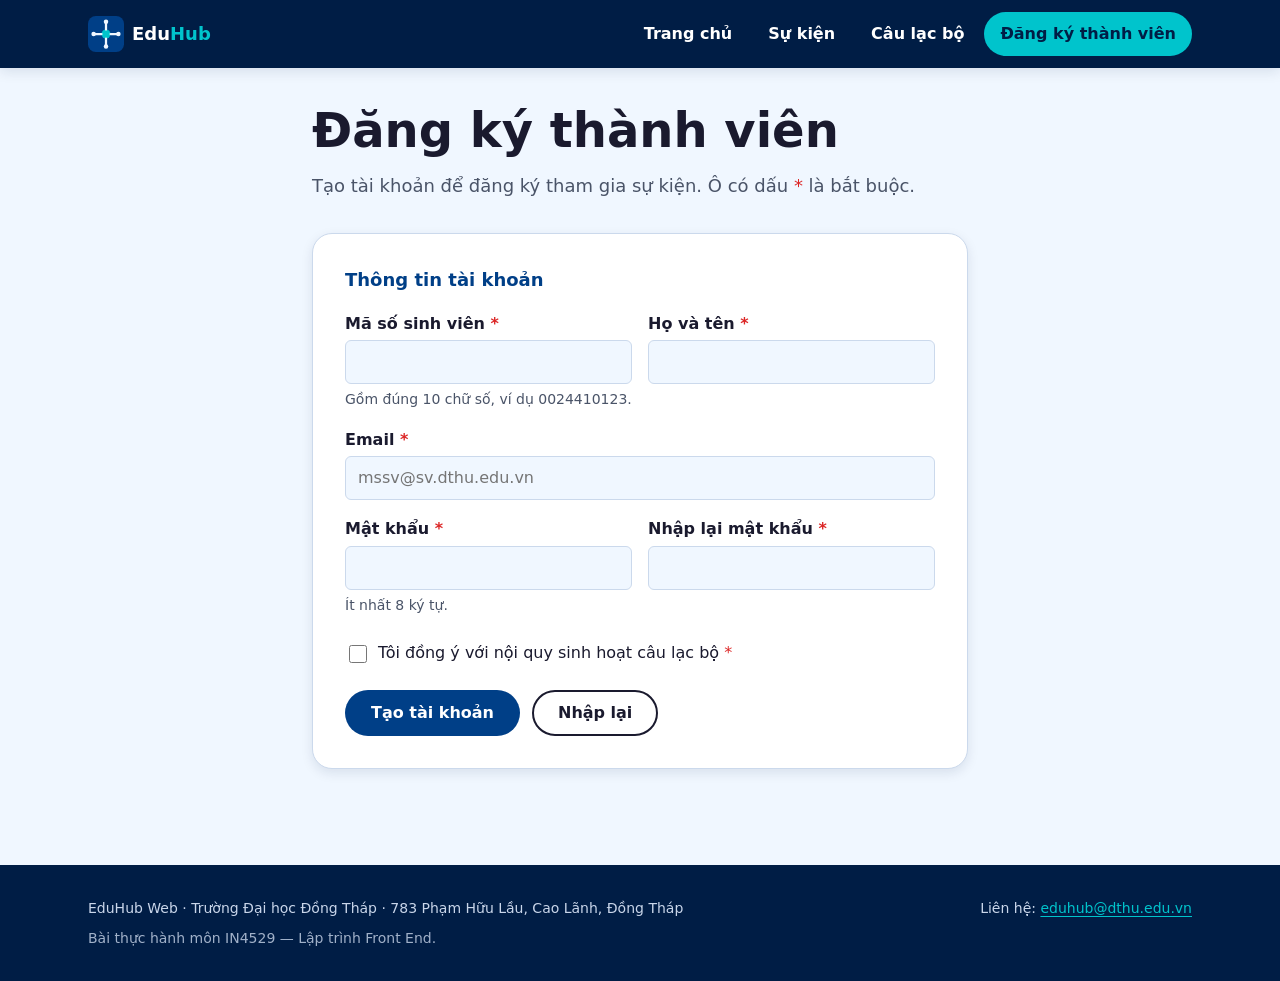
<file: Chuong-03-JS-DOM/register.html>
<!DOCTYPE html>
<html lang="vi">
  <head>
    <meta charset="utf-8">
    <meta name="viewport" content="width=device-width, initial-scale=1">
    <title>Đăng ký thành viên · EduHub Web</title>
    <meta name="description" content="Đăng ký tài khoản thành viên EduHub Web dành cho sinh viên Trường Đại học Đồng Tháp.">
    <!-- Open Graph: thay "ten-tai-khoan" bằng tên tài khoản GitHub sau khi bật GitHub Pages -->
    <meta property="og:type" content="website">
    <meta property="og:site_name" content="EduHub Web">
    <meta property="og:title" content="Đăng ký thành viên · EduHub Web">
    <meta property="og:description" content="Đăng ký tài khoản thành viên EduHub Web dành cho sinh viên Trường Đại học Đồng Tháp.">
    <meta property="og:url" content="https://ten-tai-khoan.github.io/eduhub-web/register.html">
    <meta property="og:image" content="https://ten-tai-khoan.github.io/eduhub-web/assets/og-image.png">
    <meta property="og:locale" content="vi_VN">
    <meta name="theme-color" content="#001D45">
    <link rel="icon" href="assets/logo.svg" type="image/svg+xml">
    <!-- Ch02: một tệp CSS duy nhất, main.css tự @import các lớp còn lại -->
    <link rel="stylesheet" href="css/main.css">
    <script type="module" src="src/register-page.js"></script>
  </head>
  <body>
    <a class="skip-link" href="#noi-dung">Bỏ qua, đến nội dung chính</a>

    <header class="site-header">
      <div class="container site-header__inner">
        <a class="brand" href="index.html">
          <img class="brand__logo" src="assets/logo.svg" alt="" width="48" height="48">
          <span class="brand__name">Edu<span>Hub</span></span>
        </a>
        <nav class="site-nav" aria-label="Điều hướng chính">
          <ul class="site-nav__list">
          <li><a class="site-nav__link" href="index.html">Trang chủ</a></li>
          <li><a class="site-nav__link" href="events.html">Sự kiện</a></li>
          <li><a class="site-nav__link" href="index.html#cau-lac-bo">Câu lạc bộ</a></li>
          <li><a class="site-nav__link" href="register.html" aria-current="page">Đăng ký thành viên</a></li>
          </ul>
        </nav>
      </div>
    </header>

    <main id="noi-dung" class="container page page--narrow">
      <h1>Đăng ký thành viên</h1>
      <p class="page__intro">Tạo tài khoản để đăng ký tham gia sự kiện. Ô có dấu <abbr title="bắt buộc">*</abbr> là bắt buộc.</p>

      <!-- Thông báo chung sau khi gửi: thành công (xanh) hoặc lỗi (đỏ). JS điền nội dung. -->
      <div id="form-alert" aria-live="polite"></div>

      <!-- novalidate: tắt bong bóng báo lỗi mặc định của trình duyệt để JS tự hiện lỗi
           ngay dưới từng ô, cùng một chỗ với lỗi server trả về (400). -->
      <form id="register-form" class="form" novalidate>
        <fieldset>
          <legend>Thông tin tài khoản</legend>

          <div class="form__grid">
            <p class="field">
              <label for="student-id">Mã số sinh viên <abbr title="bắt buộc">*</abbr></label>
              <input id="student-id" name="studentId" type="text" inputmode="numeric"
                     required pattern="[0-9]{10}" maxlength="10"
                     aria-describedby="student-id-hint studentId-error" autocomplete="off">
              <small id="student-id-hint">Gồm đúng 10 chữ số, ví dụ 0024410123.</small>
              <small id="studentId-error" class="field__error" data-error-for="studentId"></small>
            </p>

            <p class="field">
              <label for="full-name">Họ và tên <abbr title="bắt buộc">*</abbr></label>
              <input id="full-name" name="name" type="text" required minlength="2" maxlength="100"
                     autocomplete="name" aria-describedby="name-error">
              <small id="name-error" class="field__error" data-error-for="name"></small>
            </p>

            <p class="field field--full">
              <label for="email">Email <abbr title="bắt buộc">*</abbr></label>
              <input id="email" name="email" type="email" required autocomplete="email"
                     placeholder="mssv@sv.dthu.edu.vn" aria-describedby="email-error">
              <small id="email-error" class="field__error" data-error-for="email"></small>
            </p>

            <p class="field">
              <label for="password">Mật khẩu <abbr title="bắt buộc">*</abbr></label>
              <input id="password" name="password" type="password" required minlength="8"
                     autocomplete="new-password" aria-describedby="password-hint password-error">
              <small id="password-hint">Ít nhất 8 ký tự.</small>
              <small id="password-error" class="field__error" data-error-for="password"></small>
            </p>

            <p class="field">
              <label for="password-confirm">Nhập lại mật khẩu <abbr title="bắt buộc">*</abbr></label>
              <input id="password-confirm" name="passwordConfirm" type="password" required
                     autocomplete="new-password" aria-describedby="passwordConfirm-error">
              <small id="passwordConfirm-error" class="field__error" data-error-for="passwordConfirm"></small>
            </p>
          </div>
        </fieldset>

        <div class="field--check">
          <input id="agree" name="agree" type="checkbox" required aria-describedby="agree-error">
          <label for="agree">Tôi đồng ý với nội quy sinh hoạt câu lạc bộ <abbr title="bắt buộc">*</abbr></label>
        </div>
        <small id="agree-error" class="field__error" data-error-for="agree"></small>

        <p class="btn-row">
          <button class="btn btn--primary" type="submit">Tạo tài khoản</button>
          <button class="btn btn--ghost" type="reset">Nhập lại</button>
        </p>
      </form>
    </main>

    <footer class="site-footer">
      <div class="container site-footer__inner">
        <p>EduHub Web · Trường Đại học Đồng Tháp · 783 Phạm Hữu Lầu, Cao Lãnh, Đồng Tháp</p>
        <p>Liên hệ: <a href="mailto:eduhub@dthu.edu.vn">eduhub@dthu.edu.vn</a></p>
        <p><small>Bài thực hành môn IN4529 — Lập trình Front End.</small></p>
      </div>
    </footer>
  </body>
</html>
</file>
<file: Chuong-02-CSS/css/main.css>
/* main.css — tệp duy nhất mà HTML liên kết tới.
   Thứ tự lớp: lớp viết SAU thắng lớp viết TRƯỚC. */
@layer tokens, base, layout, components;

@import url("tokens.css") layer(tokens);
@import url("base.css") layer(base);
@import url("layout.css") layer(layout);
@import url("components.css") layer(components);
</file>
<file: Chuong-03-JS-DOM/css/main.css>
/* ==========================================================================
   main.css — tệp duy nhất mà HTML liên kết tới
   @layer khai báo thứ tự ưu tiên: lớp viết SAU thắng lớp viết TRƯỚC,
   bất kể specificity của selector. Nhờ vậy components luôn thắng base.
   ========================================================================== */

@layer tokens, base, layout, components;

/* @import phải đứng đầu tệp (chỉ sau dòng @layer ở trên) */
@import url("tokens.css") layer(tokens);
@import url("base.css") layer(base);
@import url("layout.css") layer(layout);
@import url("components.css") layer(components);
</file>
<file: practical-test-ch01-03-done/site/css/style.css>
/* ===== Biến dùng chung: chính #006CB4, cảnh báo #E40C24 ===== */
:root {
  --brand: #006CB4;
  --brand-deep: #004B7F;
  --brand-wash: #E8F3FB;
  --warn: #E40C24;

  --paper: #F6F4EF;
  --card: #FFFFFF;
  --ink: #1D2733;
  --ink-soft: #5E6B7A;
  --line: #DAD6CC;

  --gap-1: 6px;
  --gap-2: 12px;
  --gap-3: 20px;
  --gap-4: 32px;
  --round: 10px;
}

*, *::before, *::after { box-sizing: border-box; }

body {
  margin: 0;
  min-height: 100vh;
  display: flex;
  flex-direction: column;
  font: 16px/1.55 "Be Vietnam Pro", "Segoe UI", system-ui, sans-serif;
  color: var(--ink);
  background: var(--paper);
}

a { color: var(--brand); }

/* ===== Đầu trang: Flexbox, logo trái - menu phải ===== */
.topbar {
  display: flex;
  justify-content: space-between;
  align-items: center;
  flex-wrap: wrap;
  gap: var(--gap-2);
  padding: var(--gap-2) var(--gap-3);
  background: var(--card);
  border-bottom: 4px solid var(--brand);
}

.brand {
  display: inline-flex;
  align-items: center;
  gap: var(--gap-2);
  font-size: 1.3rem;
  font-weight: 800;
  color: var(--brand-deep);
  text-decoration: none;
}

.brand-mark {
  display: grid;
  place-items: center;
  width: 34px;
  height: 34px;
  color: #fff;
  background: var(--brand);
  border-radius: 8px 8px 8px 0;
  font-size: 1.1rem;
}

.nav-links {
  display: flex;
  gap: var(--gap-1);
  margin: 0;
  padding: 0;
  list-style: none;
}

.nav-links a {
  display: block;
  padding: 6px 14px;
  color: var(--ink);
  text-decoration: none;
  font-weight: 600;
  border-bottom: 2px solid transparent;
}

.nav-links a:hover,
.nav-links a[aria-current="page"] {
  color: var(--brand);
  border-bottom-color: var(--brand);
}

/* ===== Nội dung ===== */
.page {
  flex: 1;
  width: 100%;
  max-width: 1160px;
  margin: 0 auto;
  padding: var(--gap-4) var(--gap-3);
}

.page-title {
  margin: 0 0 var(--gap-3);
  font-size: clamp(1.5rem, 4vw, 2.2rem);
  color: var(--brand-deep);
}

.finder {
  display: flex;
  flex-wrap: wrap;
  gap: var(--gap-2);
  align-items: center;
  margin-bottom: var(--gap-2);
}

.finder label {
  font-weight: 700;
  color: var(--ink-soft);
}

.finder input {
  flex: 1 1 240px;
  padding: 10px 14px;
  font: inherit;
  color: var(--ink);
  background: var(--card);
  border: 2px solid var(--line);
  border-radius: var(--round);
}

.finder input:focus {
  outline: none;
  border-color: var(--brand);
  background: var(--brand-wash);
}

.finder button {
  padding: 10px 28px;
  font: inherit;
  font-weight: 700;
  color: #fff;
  background: var(--brand);
  border: 2px solid var(--brand);
  border-radius: var(--round);
  cursor: pointer;
}

.finder button:hover { background: var(--brand-deep); border-color: var(--brand-deep); }

#status {
  min-height: 1.6em;
  margin: 0 0 var(--gap-3);
  font-style: italic;
  color: var(--ink-soft);
}

/* ===== Lưới card, mobile-first: 1 -> 2 (768px) -> 3 (1200px) cột ===== */
.cards {
  display: grid;
  grid-template-columns: 1fr;
  gap: var(--gap-3);
}

@media (min-width: 768px) {
  .cards { grid-template-columns: repeat(2, 1fr); }
}

@media (min-width: 1200px) {
  .cards { grid-template-columns: repeat(3, 1fr); }
}

.ev {
  display: flex;
  flex-direction: column;
  overflow: hidden;
  background: var(--card);
  border: 1px solid var(--line);
  border-top: 5px solid var(--brand);
  border-radius: var(--round);
  transition: box-shadow 0.2s, transform 0.2s;
}

.ev:hover {
  transform: translateY(-3px);
  box-shadow: 0 8px 20px rgba(29, 39, 51, 0.12);
}

.ev-img {
  display: block;
  width: 100%;
  max-width: 100%;
  height: 150px;
  object-fit: cover;
  background: var(--brand-wash);
  border-bottom: 1px solid var(--line);
}

.ev-body {
  display: flex;
  flex-direction: column;
  gap: var(--gap-1);
  padding: var(--gap-3);
}

.ev-name {
  margin: 0 0 var(--gap-1);
  font-size: 1.1rem;
  line-height: 1.35;
}

.ev-name a { color: var(--ink); text-decoration: none; }
.ev-name a:hover { color: var(--brand); text-decoration: underline; }

.ev-meta {
  display: flex;
  align-items: center;
  gap: var(--gap-1);
  margin: 0;
  font-size: 0.93rem;
  color: var(--ink-soft);
}

.ev-when::before  { content: "🗓"; }
.ev-where::before { content: "📍"; }
.ev-seats::before { content: "🎟"; }

.ev-when time { font-weight: 700; color: var(--brand-deep); }

/* ===== Nhãn "Hết chỗ": chữ trắng, nền màu cảnh báo ===== */
.tag-full {
  padding: 2px 12px;
  color: #fff;
  background: var(--warn);
  border-radius: 4px;
  font-weight: 700;
  font-size: 0.82rem;
  text-transform: uppercase;
  letter-spacing: 0.5px;
}

/* ===== Chân trang ===== */
.foot {
  padding: var(--gap-3);
  text-align: center;
  color: #fff;
  background: var(--brand-deep);
  font-size: 0.9rem;
}

.foot p { margin: 0; }
</file>
